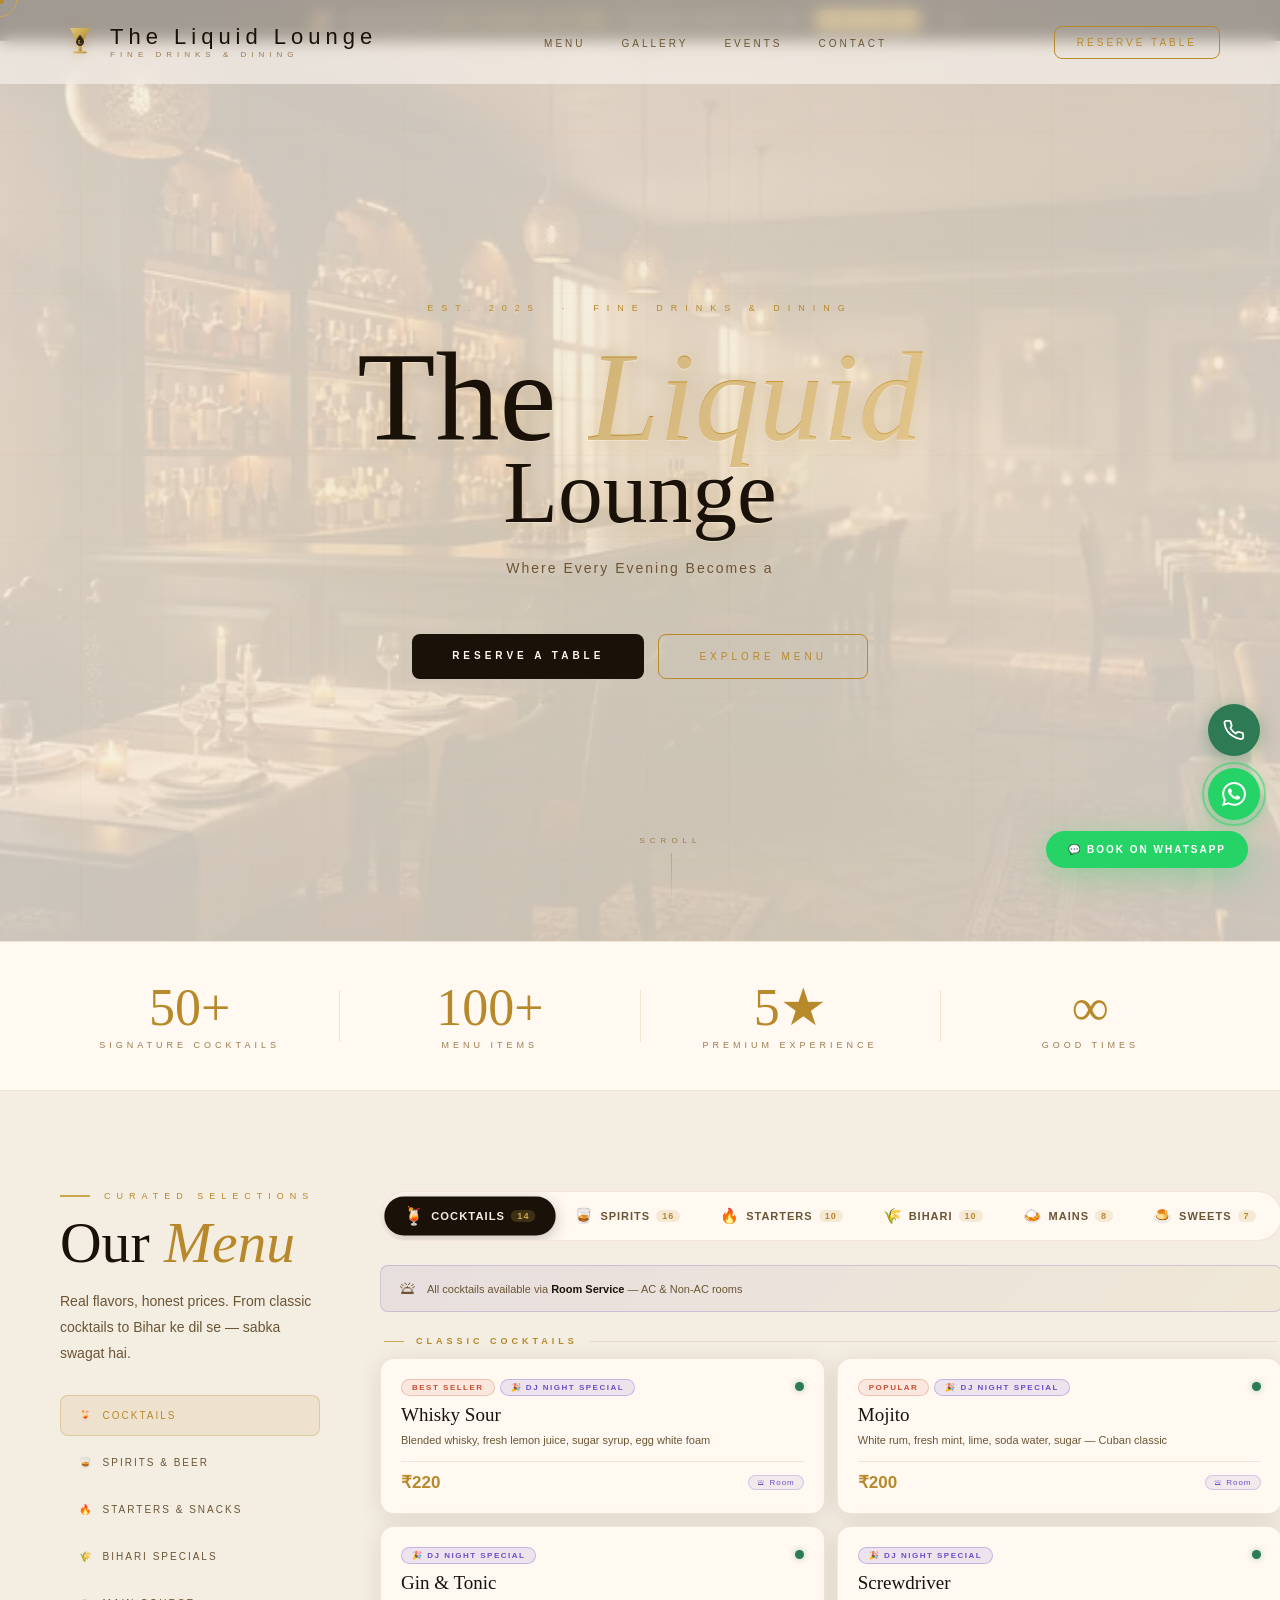
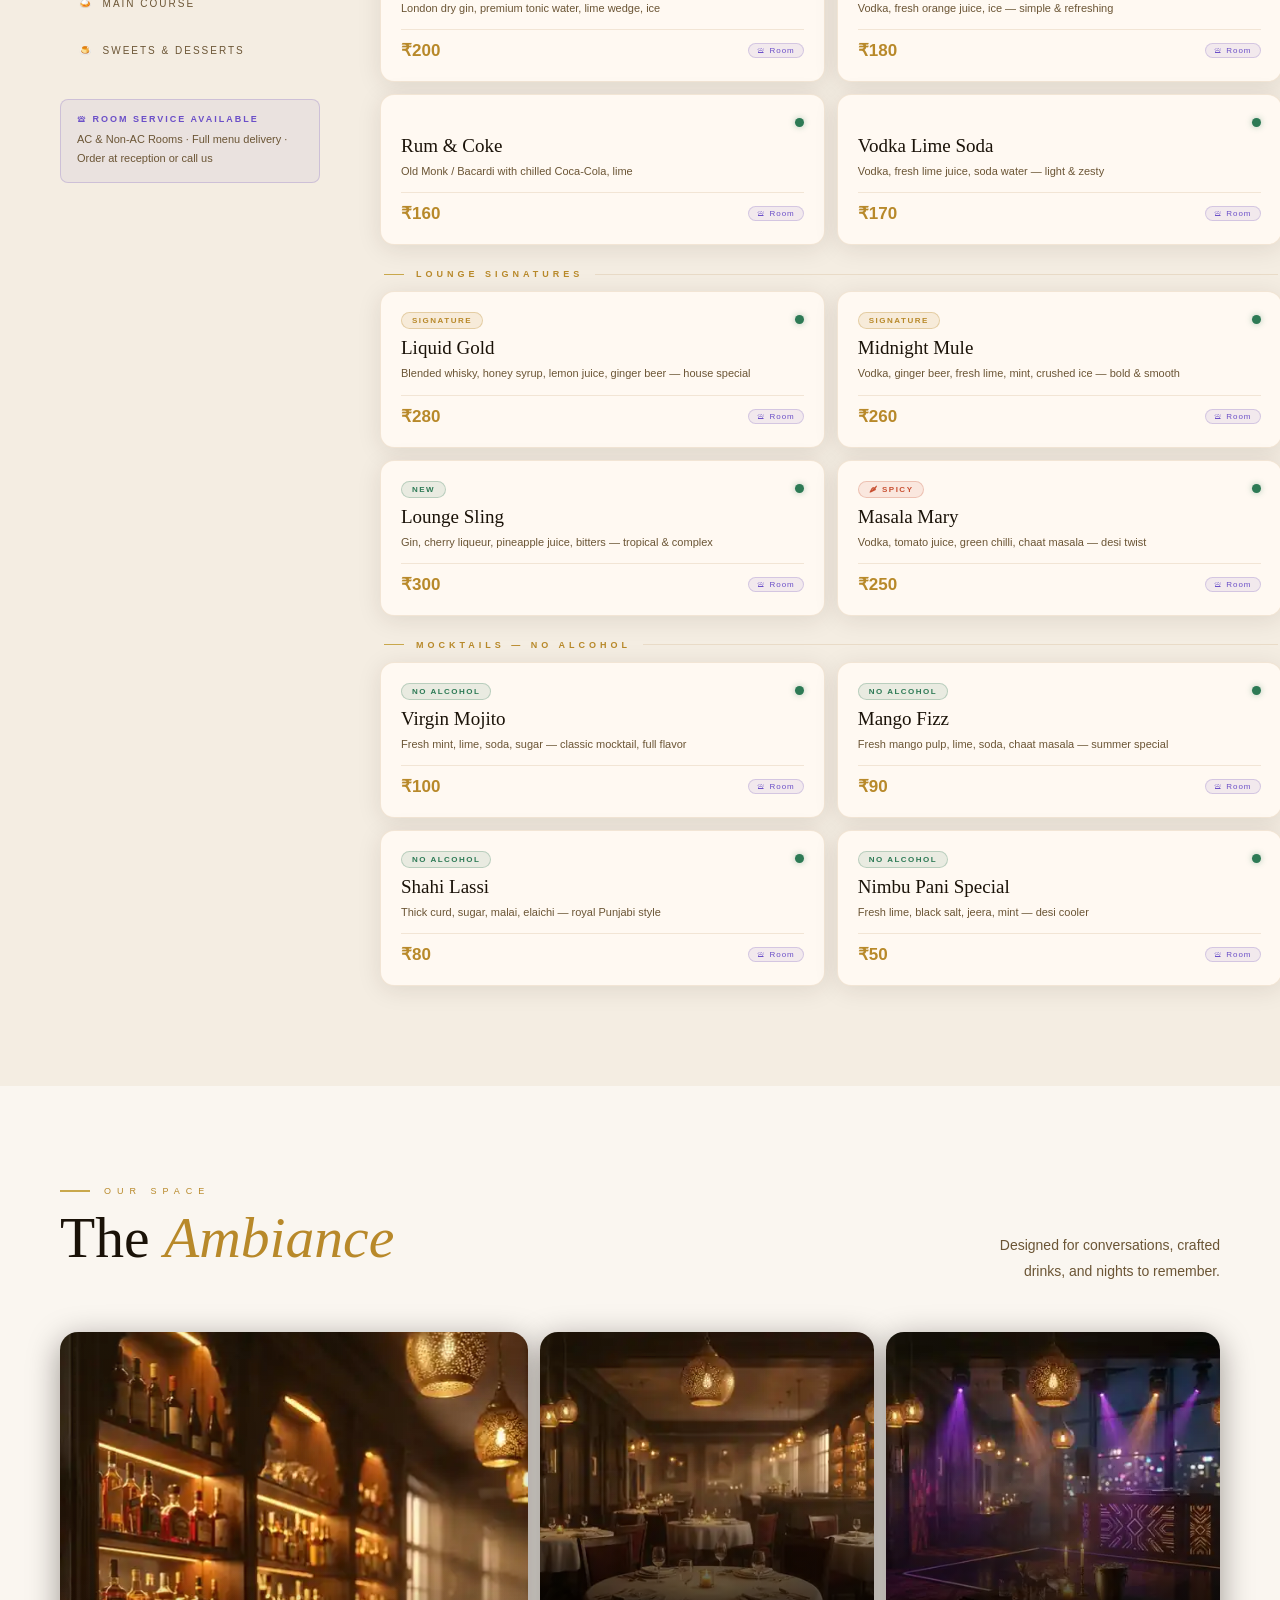
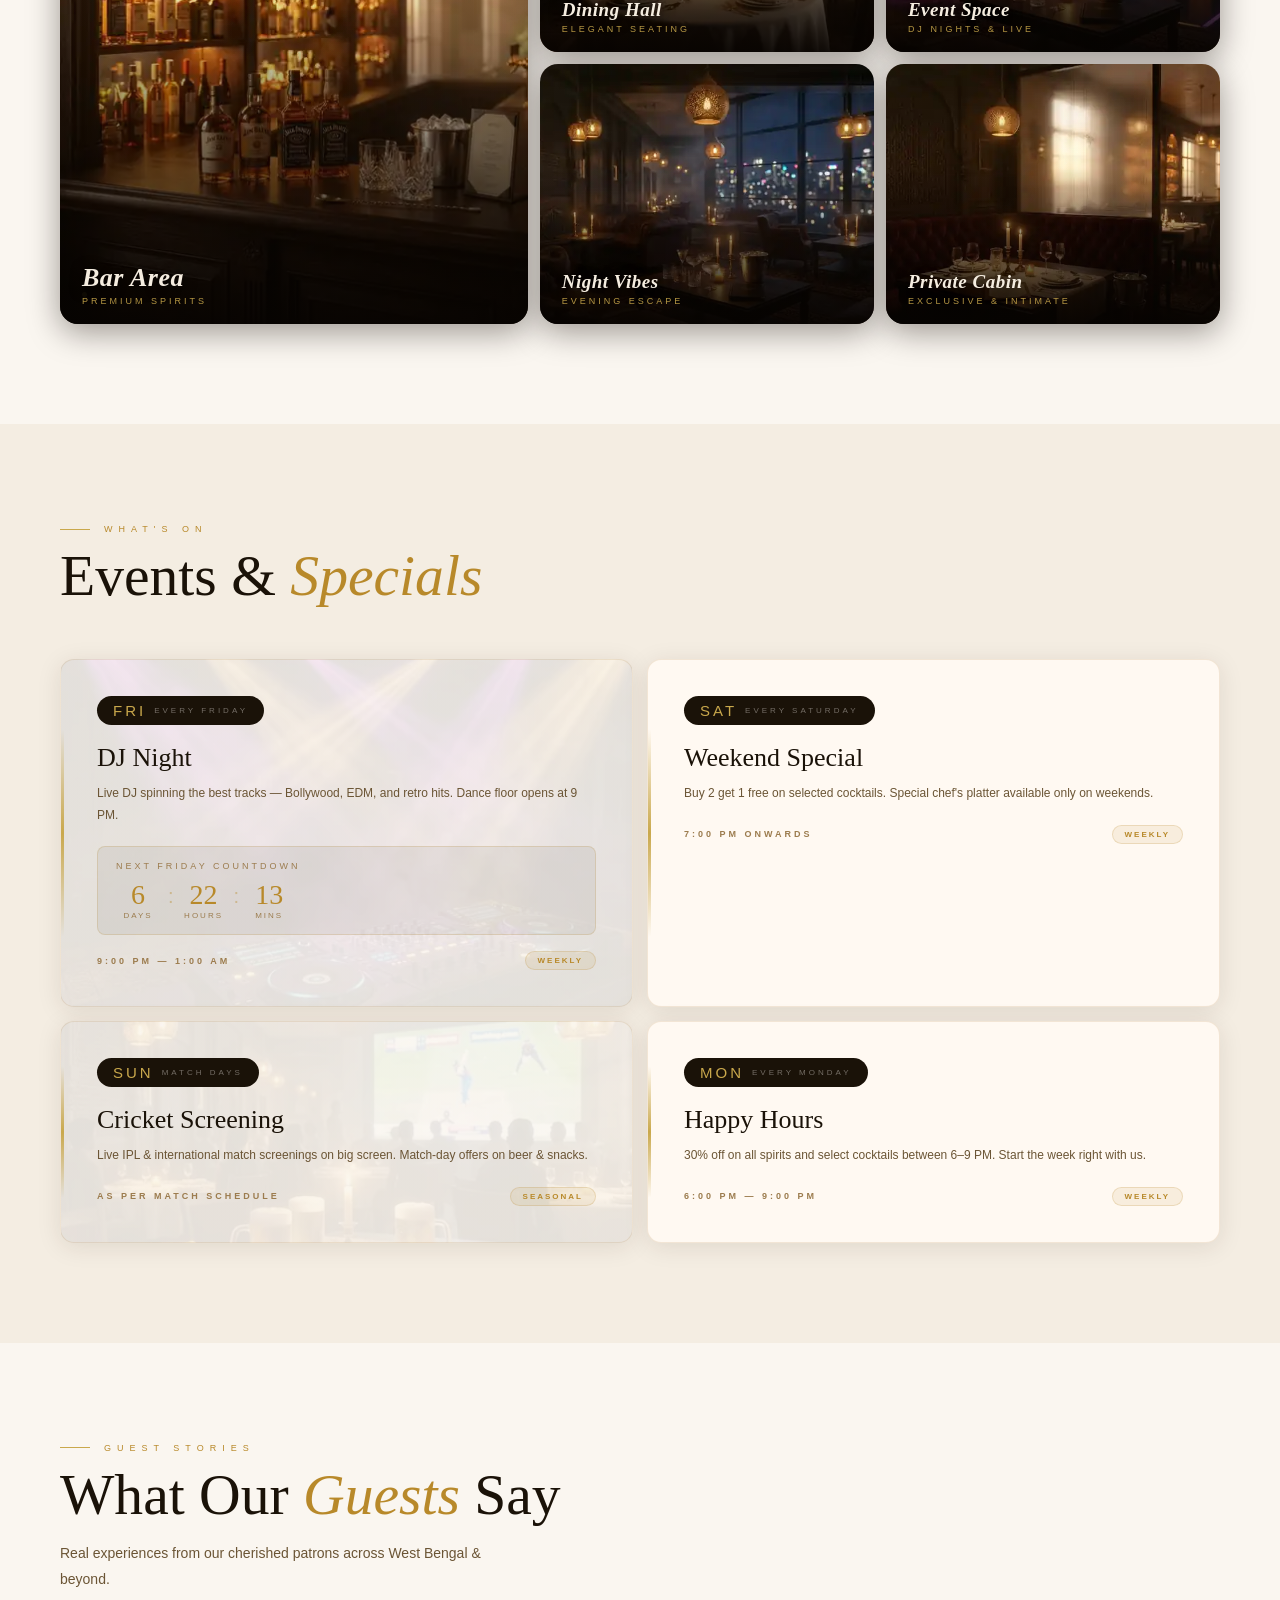
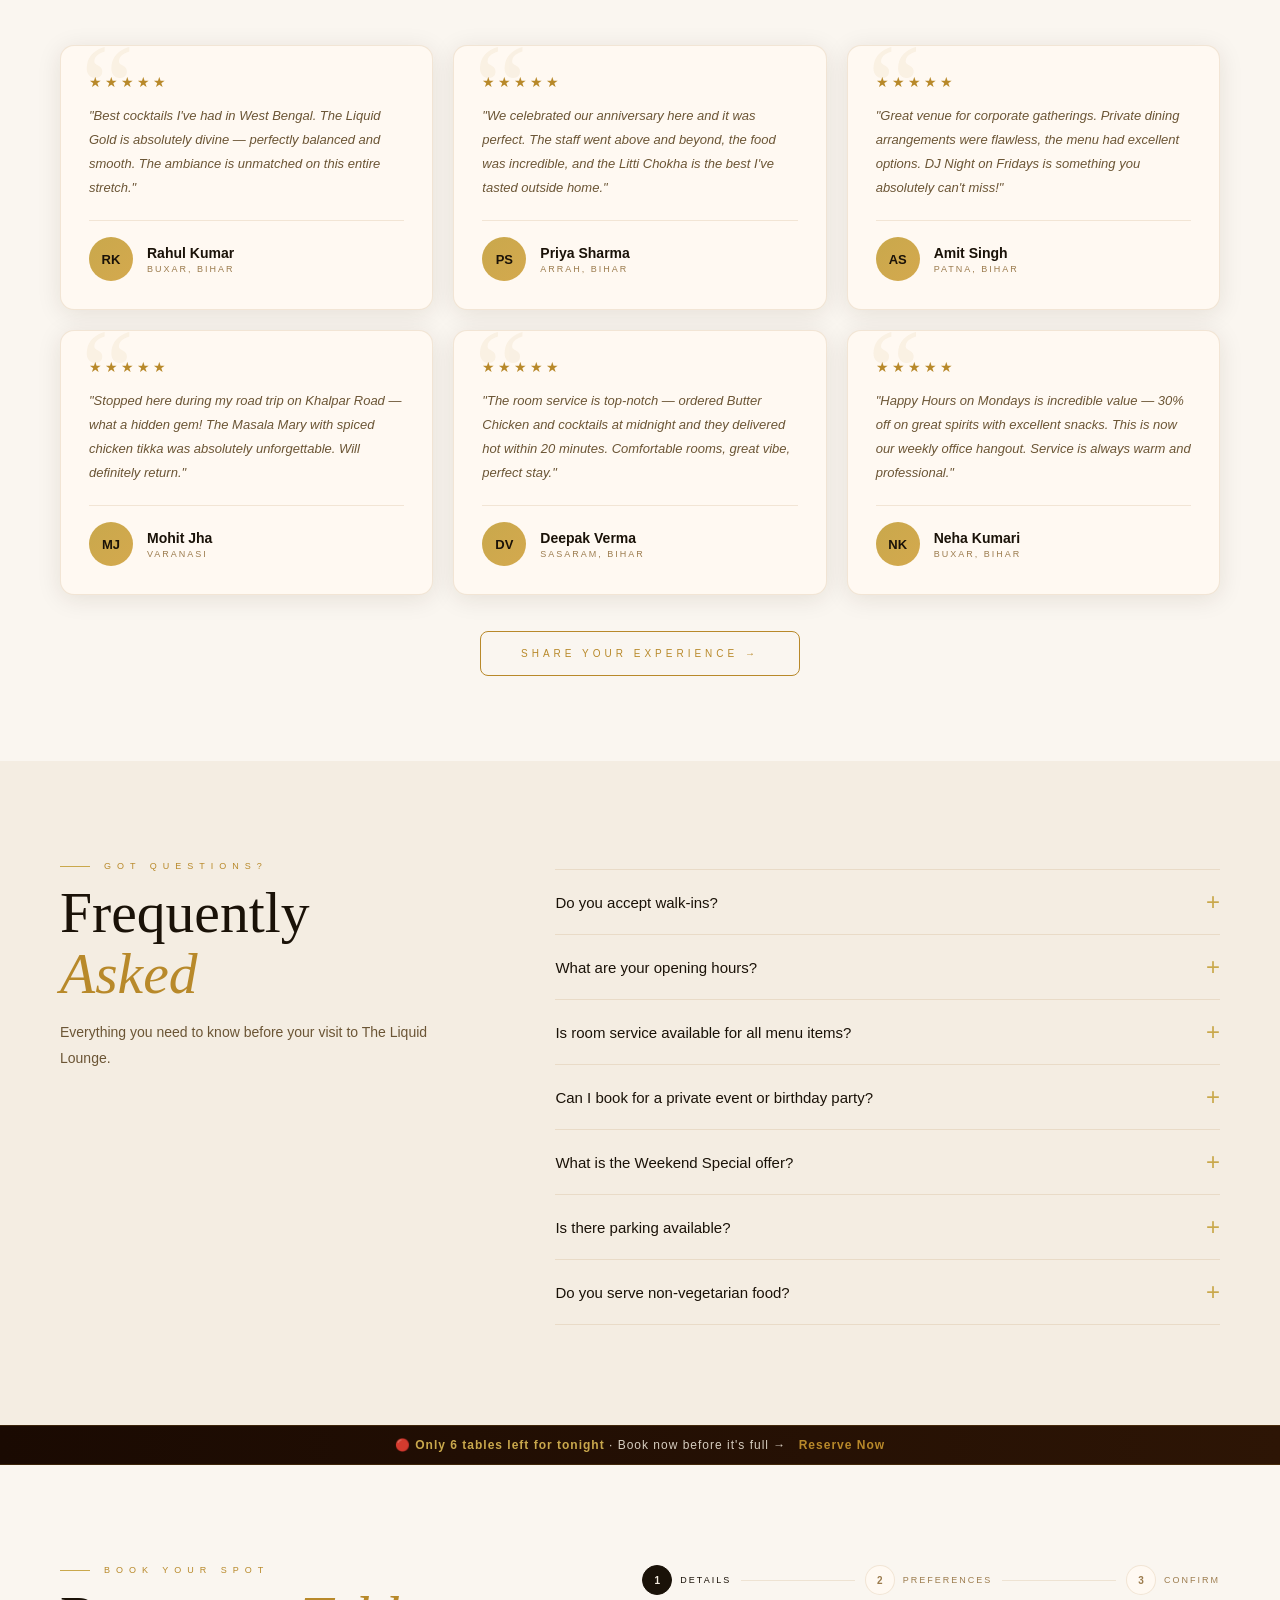
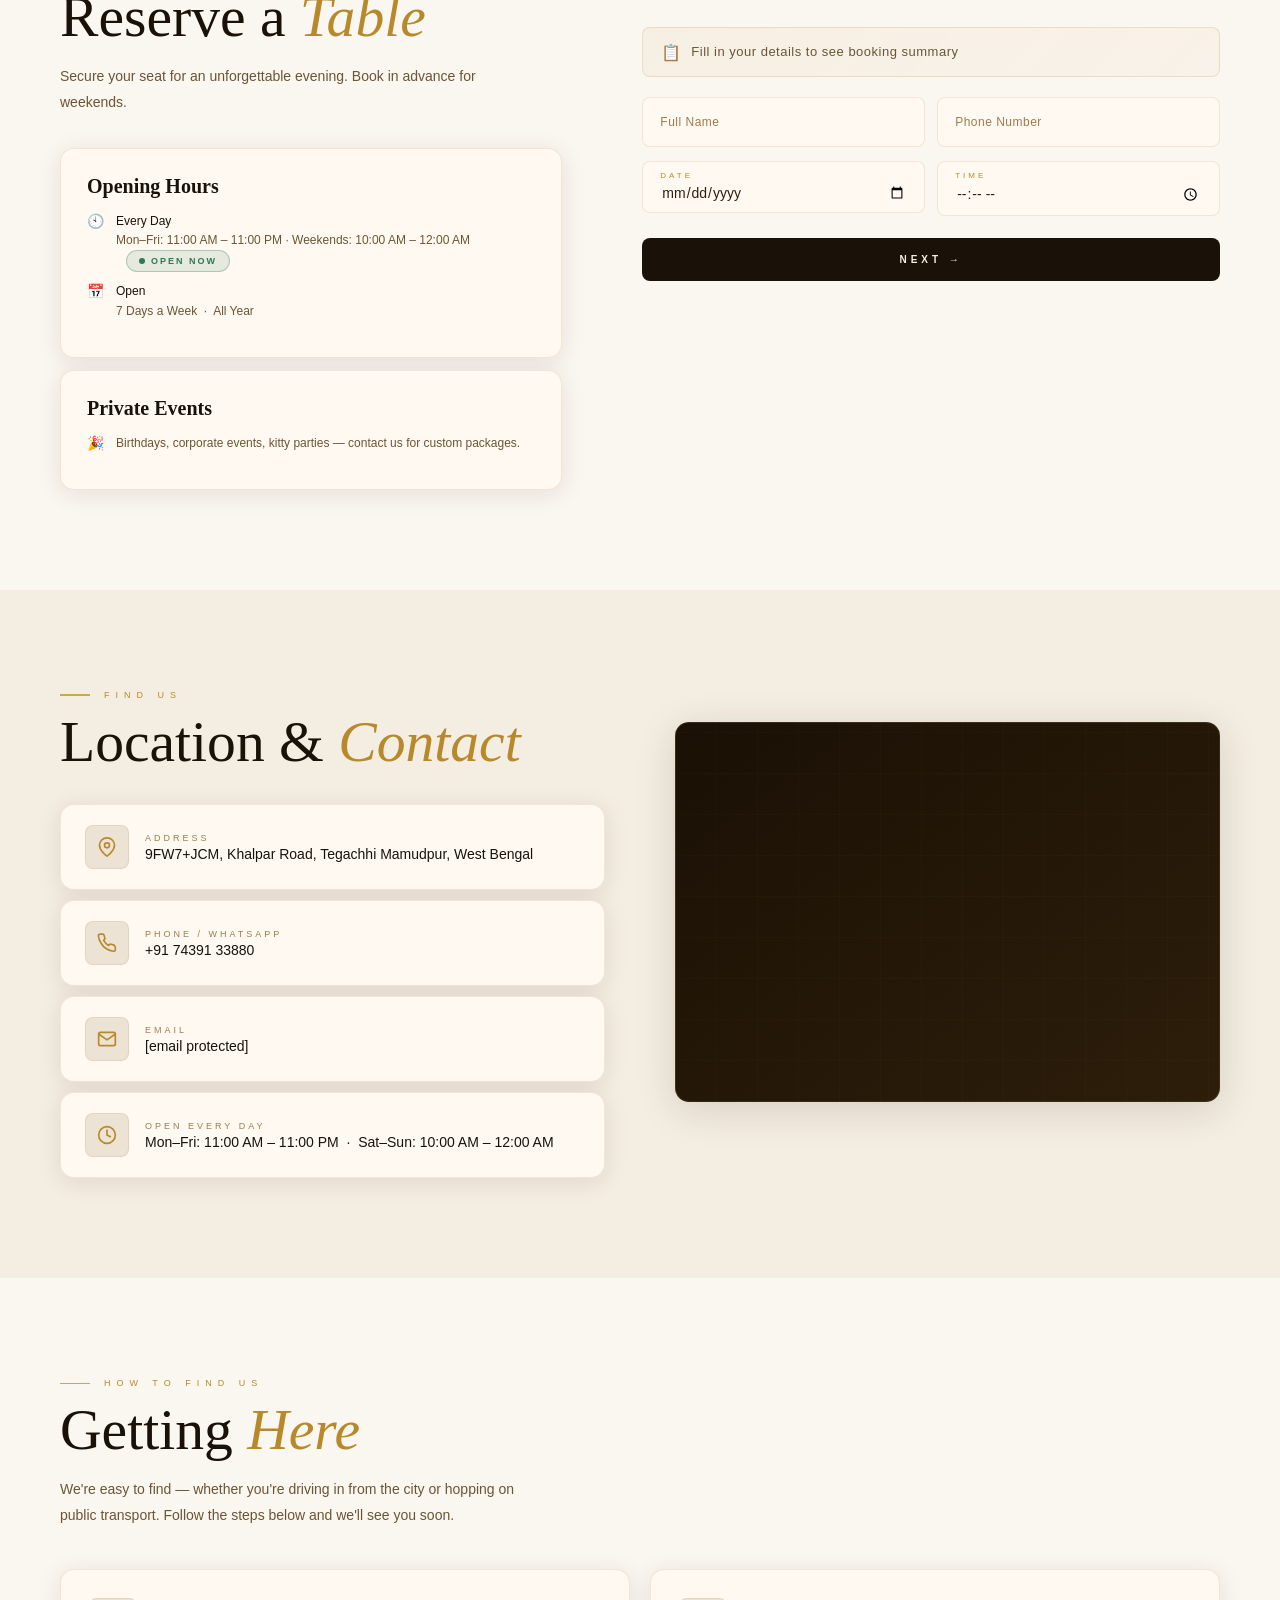
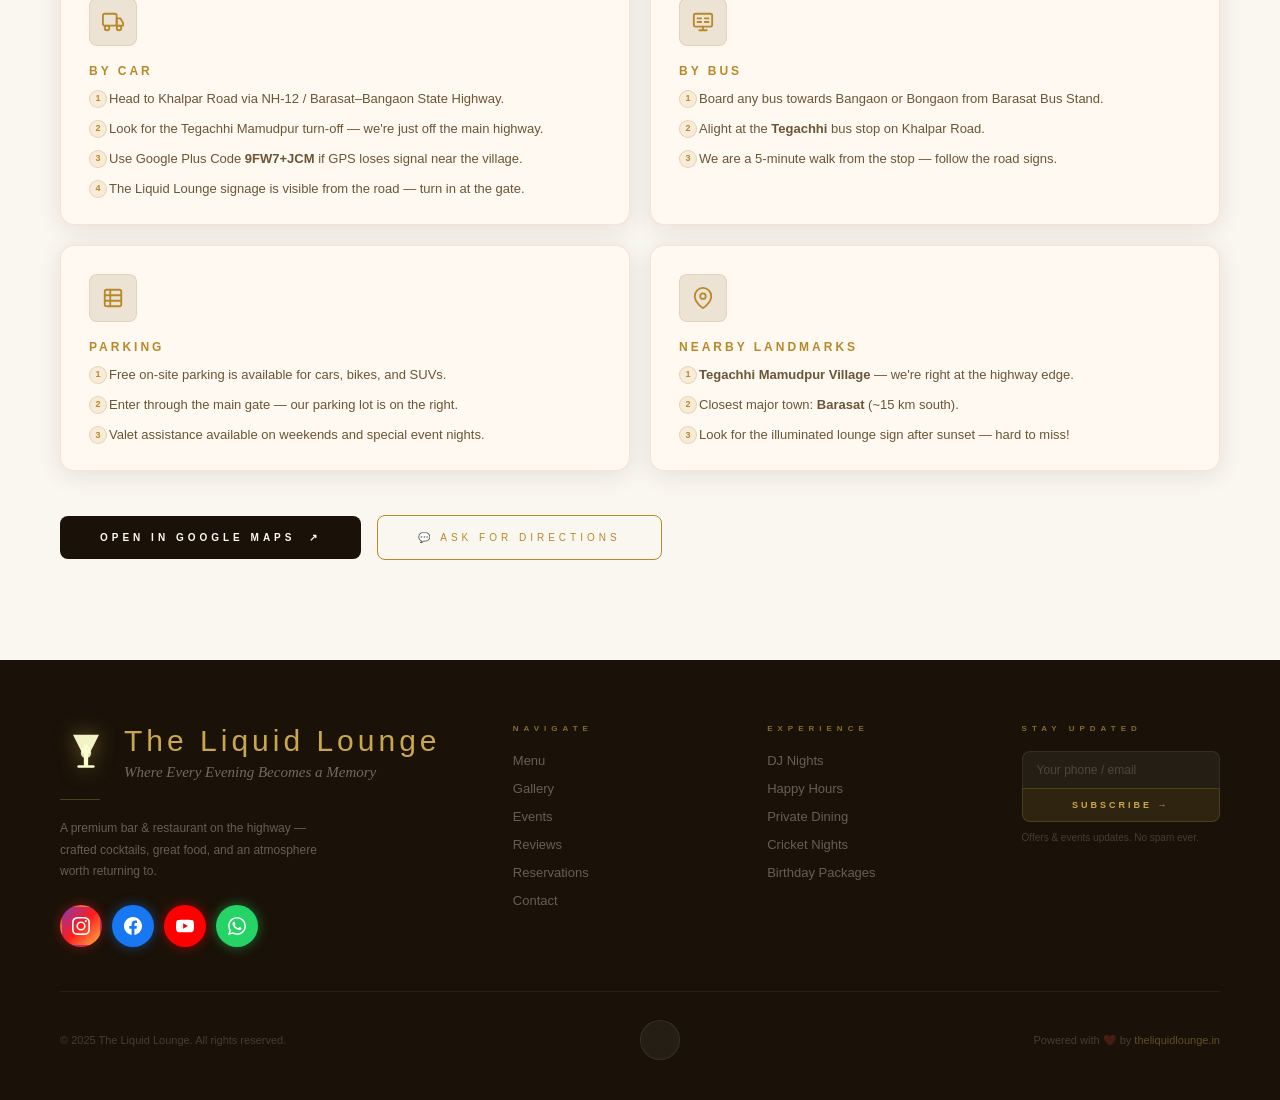
<file: index.html>
<!DOCTYPE html>
<html lang="en">
<head>
<meta charset="UTF-8"/>
<!-- ─── Security Headers ─────────────────────────────────────────────── -->
<meta http-equiv="X-Content-Type-Options" content="nosniff"/>
<meta http-equiv="X-XSS-Protection" content="1; mode=block"/>
<meta http-equiv="Referrer-Policy" content="strict-origin-when-cross-origin"/>
<meta http-equiv="Permissions-Policy" content="camera=(), microphone=(), geolocation=(self)"/>
<meta http-equiv="Content-Security-Policy" content="default-src 'self'; script-src 'self' 'unsafe-inline' https://www.googletagmanager.com https://connect.facebook.net https://cdn-cgi.cloudflare.com; style-src 'self' 'unsafe-inline' https://fonts.googleapis.com; font-src 'self' https://fonts.gstatic.com; img-src 'self' data: https: blob:; connect-src 'self' https://www.google-analytics.com https://analytics.google.com https://stats.g.doubleclick.net https://connect.facebook.net; frame-src https://www.google.com https://maps.google.com https://maps.googleapis.com https://maps.gstatic.com; media-src 'self'; object-src 'none'; base-uri 'self'; form-action 'self' https://wa.me;"/>
<!-- ─── Performance Hints ─────────────────────────────────────────────── -->
<link rel="preconnect" href="https://fonts.googleapis.com"/>
<link rel="preconnect" href="https://fonts.gstatic.com" crossorigin/>
<link rel="preconnect" href="https://connect.facebook.net"/>
<link rel="preconnect" href="https://www.googletagmanager.com"/>
<link rel="dns-prefetch" href="https://fonts.googleapis.com"/>
<link rel="dns-prefetch" href="https://connect.facebook.net"/>
<link rel="dns-prefetch" href="https://www.googletagmanager.com"/>
<!-- ─── Viewport & Basics ─────────────────────────────────────────────── -->
<meta name="viewport" content="width=device-width, initial-scale=1.0"/>
<meta http-equiv="x-dns-prefetch-control" content="on"/>
<meta name="description" content="The Liquid Lounge — Premium bar &amp; dining on the highway. Crafted cocktails, great food, DJ nights. Reserve your table today."/>
<meta name="keywords" content="bar West Bengal, restaurant West Bengal, cocktails, DJ nights, fine dining, The Liquid Lounge, lounge bar, premium bar West Bengal"/>
<meta name="robots" content="index, follow"/>
<meta name="author" content="The Liquid Lounge"/>
<link rel="canonical" href="https://theliquidlounge.in"/>
<!-- ─── Favicon & App Icons ───────────────────────────────────────────── -->
<link rel="icon" type="image/svg+xml" href="data:image/svg+xml,%3Csvg xmlns='http://www.w3.org/2000/svg' width='32' height='32' viewBox='0 0 32 32'%3E%3Ccircle cx='16' cy='16' r='14' fill='%23b8892a'/%3E%3C/svg%3E"/>
<link rel="apple-touch-icon" href="/assets/images/logo.svg"/>
<!-- ─── Open Graph ────────────────────────────────────────────────────── -->
<meta property="og:title" content="The Liquid Lounge — Fine Drinks &amp; Dining"/>
<meta property="og:description" content="Premium bar &amp; restaurant in West Bengal. Crafted cocktails, great food, DJ nights. Reserve your table today!"/>
<meta property="og:image" content="https://theliquidlounge.in/preview.jpg"/>
<meta property="og:image:width" content="1200"/>
<meta property="og:image:height" content="630"/>
<meta property="og:url" content="https://theliquidlounge.in"/>
<meta property="og:type" content="restaurant"/>
<meta property="og:site_name" content="The Liquid Lounge"/>
<meta property="og:locale" content="en_IN"/>
<!-- ─── Twitter Card ─────────────────────────────────────────────────── -->
<meta name="twitter:card" content="summary_large_image"/>
<meta name="twitter:title" content="The Liquid Lounge — Fine Drinks &amp; Dining"/>
<meta name="twitter:description" content="Premium bar &amp; restaurant in West Bengal. Crafted cocktails, great food, DJ nights."/>
<meta name="twitter:image" content="https://theliquidlounge.in/preview.jpg"/>
<meta name="twitter:site" content="@theliquidlounge"/>
<!-- ─── PWA ───────────────────────────────────────────────────────────── -->
<link rel="manifest" href="/manifest.json"/>
<meta name="theme-color" content="#b8892a"/>
<meta name="mobile-web-app-capable" content="yes"/>
<meta name="apple-mobile-web-app-capable" content="yes"/>
<meta name="apple-mobile-web-app-status-bar-style" content="black-translucent"/>
<meta name="apple-mobile-web-app-title" content="Liquid Lounge"/>
<meta name="application-name" content="Liquid Lounge"/>
<!-- ─── Schema.org Structured Data ──────────────────────────────────── -->
<script type="application/ld+json">
{
  "@context": "https://schema.org",
  "@type": ["Restaurant","BarOrPub"],
  "name": "The Liquid Lounge",
  "alternateName": "Liquid Lounge West Bengal",
  "description": "Premium bar and dining on the highway. Crafted cocktails, great food, DJ nights.",
  "url": "https://theliquidlounge.in",
  "telephone": "+917439133880",
  "email": "hello@theliquidlounge.in",
  "image": "https://theliquidlounge.in/preview.jpg",
  "logo": "https://theliquidlounge.in/favicon.png",
  "priceRange": "\u20b9\u20b9",
  "servesCuisine": ["Indian","Continental","Bihari","Cocktails","Mocktails"],
  "hasMenu": "https://theliquidlounge.in/#menu",
  "acceptsReservations": true,
  "address": {
    "@type": "PostalAddress",
    "streetAddress": "9FW7+JCM, Khalpar Road",
    "addressLocality": "Tegachhi Mamudpur",
    "addressRegion": "West Bengal",
    "addressCountry": "IN"
  },
  "openingHoursSpecification": [
    {
      "@type": "OpeningHoursSpecification",
      "dayOfWeek": ["Monday","Tuesday","Wednesday","Thursday","Friday"],
      "opens": "11:00",
      "closes": "23:00"
    },
    {
      "@type": "OpeningHoursSpecification",
      "dayOfWeek": ["Saturday","Sunday"],
      "opens": "10:00",
      "closes": "00:00"
    }
  ],
  "sameAs": [
    "https://www.instagram.com/theliquidlounge",
    "https://www.facebook.com/theliquidlounge"
  ],
  "potentialAction": {
    "@type": "ReserveAction",
    "target": {
      "@type": "EntryPoint",
      "urlTemplate": "https://theliquidlounge.in/#reservation",
      "inLanguage": "en",
      "actionPlatform": [
        "http://schema.org/DesktopWebPlatform",
        "http://schema.org/MobileWebPlatform"
      ]
    },
    "result": {
      "@type": "Reservation",
      "name": "Table Reservation"
    }
  }
}
</script>
<title>The Liquid Lounge — Fine Drinks &amp; Dining | Bar &amp; Restaurant West Bengal</title>
<!-- ─── Fonts ──────────────────────────────────────────────────────────── -->
<link rel="preload" as="style" href="https://fonts.googleapis.com/css2?family=Cormorant+Garamond:ital,wght@0,300;0,400;0,600;1,300;1,400;1,600&family=Bebas+Neue&family=DM+Sans:wght@300;400;500;600&display=swap" onload="this.onload=null;this.rel='stylesheet'"/>
<noscript><link rel="stylesheet" href="https://fonts.googleapis.com/css2?family=Cormorant+Garamond:ital,wght@0,300;0,400;0,600;1,300;1,400;1,600&family=Bebas+Neue&family=DM+Sans:wght@300;400;500;600&display=swap"/></noscript>
<!-- ─── Styles ─────────────────────────────────────────────────────────── -->
<link rel="preload" as="image" href="/assets/images/hero-bg.webp" fetchpriority="high"/>
<link rel="stylesheet" href="/assets/css/main.css"/>
</head>
<body>

<!-- ANNOUNCEMENT BAR -->
<div id="ann-bar">
  <div class="ann-inner">
    <span class="ann-icon">🎉</span>
    <span class="ann-txt">Weekend Special: <strong>Buy 2 Cocktails, Get 1 FREE</strong> — Saturdays &amp; Sundays from 7 PM</span>
    <a href="#reservation" class="ann-btn">Book Now</a>
    <button class="ann-cls" id="ann-cls" aria-label="Close announcement">&#x2715;</button>
  </div>
</div>

<div id="pb"></div>

<!-- LOADER -->
<div id="loader">
  <img src="/assets/images/logo.svg" alt="TLL" style="height:72px;width:auto;animation:lp 1.4s ease-in-out infinite;filter:drop-shadow(0 0 16px rgba(201,168,76,0.45));" fetchpriority="high"/>
  <div class="ld-bar"></div>
  <div class="ld-sub">Fine Drinks &amp; Dining</div>
</div>

<!-- CURSOR -->
<div class="cur" id="cur"></div>
<div class="curR" id="curR"></div>

<!-- MOBILE MENU -->
<div class="mob-menu" id="mm" aria-hidden="true" role="dialog" aria-modal="true" aria-label="Navigation menu">
  <a href="#menu" onclick="cm()">Menu</a>
  <a href="#gallery" onclick="cm()">Gallery</a>
  <a href="#events" onclick="cm()">Events</a>
  <a href="#reservation" onclick="cm()">Reservations</a>
  <a href="#contact" onclick="cm()">Contact</a>
  <a href="#reservation" class="mob-cta" onclick="cm()">Book a Table</a>
</div>

<!-- NAV -->
<nav id="nav">
  <a href="#hero" class="nl" style="display:flex;align-items:center;gap:10px;text-decoration:none;">
    <img src="/assets/images/logo.svg" alt="The Liquid Lounge" width="40" height="40" decoding="async" style="height:40px;filter:drop-shadow(0 2px 6px rgba(184,137,42,0.4));"/>
    <div>
      <div class="nl-m">The Liquid Lounge</div>
      <span class="nl-s">Fine Drinks &amp; Dining</span>
    </div>
  </a>
  <ul class="nav-links">
    <li><a href="#menu" data-s="menu">Menu</a></li>
    <li><a href="#gallery" data-s="gallery">Gallery</a></li>
    <li><a href="#events" data-s="events">Events</a></li>
    <li><a href="#contact" data-s="contact">Contact</a></li>
  </ul>
  <div class="nav-r">
    <a href="#reservation" class="nav-cta">Reserve Table</a>
    <button class="hbg" id="hbg" onclick="tm()" aria-label="Open menu" aria-expanded="false"><span></span><span></span><span></span></button>
  </div>
</nav>

<!-- HERO (dark bg kept for drama) -->
<section id="hero"><div class="hero-real-bg"></div>
  <div class="hero-noise"></div>
  <div class="hero-glow"></div>
  <div class="hero-grid"></div>
  <div class="particles" id="pts"></div>
  <div class="hero-c">
    <p class="hero-eye">Est. 2025 &nbsp;·&nbsp; Fine Drinks & Dining</p>
    <h1 class="hero-title">The <em>Liquid</em><span class="l2">Lounge</span></h1>
    <p class="hero-tw" id="tw"></p>
    <div class="hero-btns">
      <a href="#reservation" class="bp">Reserve a Table</a>
      <a href="#menu" class="bs">Explore Menu</a>
    </div>
  </div>
  <div class="hero-sc"><span>Scroll</span><div class="sc-line"></div></div>
</section>

<!-- STATS -->
<div class="stats">
  <div class="s-item rv"><div class="s-num">50+</div><div class="s-lbl">Signature Cocktails</div></div>
  <div class="s-div"></div>
  <div class="s-item rv"><div class="s-num">100+</div><div class="s-lbl">Menu Items</div></div>
  <div class="s-div"></div>
  <div class="s-item rv"><div class="s-num">5★</div><div class="s-lbl">Premium Experience</div></div>
  <div class="s-div"></div>
  <div class="s-item rv"><div class="s-num">∞</div><div class="s-lbl">Good Times</div></div>
</div>

<!-- MENU -->
<section id="menu">
  <div class="menu-wrap">
    <div class="rl">
      <div class="sl">Curated Selections</div>
      <h2 class="st">Our <em>Menu</em></h2>
      <p class="sd">Real flavors, honest prices. From classic cocktails to Bihar ke dil se — sabka swagat hai.</p>
      <div class="d-tabs" id="dT">
        <button class="d-tab act" onclick="sw('cocktails',this,'dT')">🍹 &nbsp;Cocktails</button>
        <button class="d-tab" onclick="sw('spirits',this,'dT')">🥃 &nbsp;Spirits & Beer</button>
        <button class="d-tab" onclick="sw('starters',this,'dT')">🔥 &nbsp;Starters & Snacks</button>
        <button class="d-tab" onclick="sw('bihari',this,'dT')">🌾 &nbsp;Bihari Specials</button>
        <button class="d-tab" onclick="sw('mains',this,'dT')">🍛 &nbsp;Main Course</button>
        <button class="d-tab" onclick="sw('sweets',this,'dT')">🍮 &nbsp;Sweets & Desserts</button>
      </div>
      <div style="margin-top:28px;padding:14px 16px;border-radius:var(--rs);background:rgba(90,60,180,.06);border:1px solid rgba(90,60,180,.2);">
        <div style="font-size:9px;letter-spacing:2px;text-transform:uppercase;color:#6b4fc8;font-weight:700;margin-bottom:6px;">🛎 Room Service Available</div>
        <div style="font-size:11px;color:var(--text2);line-height:1.7;">AC & Non-AC Rooms · Full menu delivery · Order at reception or call us</div>
      </div>
    </div>
    <div class="rr">
      <!-- SWIGGY STYLE TABS -->
      <div class="swg-tabs" id="mT">
        <button class="swg-tab act" onclick="sw('cocktails',this,'mT')"><span class="ti">🍹</span>Cocktails<span class="t-cnt">14</span></button>
        <button class="swg-tab" onclick="sw('spirits',this,'mT')"><span class="ti">🥃</span>Spirits<span class="t-cnt">16</span></button>
        <button class="swg-tab" onclick="sw('starters',this,'mT')"><span class="ti">🔥</span>Starters<span class="t-cnt">10</span></button>
        <button class="swg-tab" onclick="sw('bihari',this,'mT')"><span class="ti">🌾</span>Bihari<span class="t-cnt">10</span></button>
        <button class="swg-tab" onclick="sw('mains',this,'mT')"><span class="ti">🍛</span>Mains<span class="t-cnt">8</span></button>
        <button class="swg-tab" onclick="sw('sweets',this,'mT')"><span class="ti">🍮</span>Sweets<span class="t-cnt">7</span></button>
      </div>

      <!-- ═══ COCKTAILS ═══ -->
      <div class="m-panel act" id="panel-cocktails">
        <div class="rs-strip"><span class="rs-icon">🛎</span><span>All cocktails available via <strong>Room Service</strong> — AC &amp; Non-AC rooms</span></div>

        <div class="m-subcat">Classic Cocktails</div>
        <div class="m-grid">
          <div class="m-card"><div class="ct"><div class="bgs"><span class="bdg b-h">Best Seller</span></div><div class="dd veg"></div></div><div class="cn">Whisky Sour</div><div class="cd">Blended whisky, fresh lemon juice, sugar syrup, egg white foam</div><div class="cf"><div class="cp">₹220</div><span class="c-rs">🛎 Room</span></div></div>
          <div class="m-card"><div class="ct"><div class="bgs"><span class="bdg b-h">Popular</span></div><div class="dd veg"></div></div><div class="cn">Mojito</div><div class="cd">White rum, fresh mint, lime, soda water, sugar — Cuban classic</div><div class="cf"><div class="cp">₹200</div><span class="c-rs">🛎 Room</span></div></div>
          <div class="m-card"><div class="ct"><div class="bgs"></div><div class="dd veg"></div></div><div class="cn">Gin & Tonic</div><div class="cd">London dry gin, premium tonic water, lime wedge, ice</div><div class="cf"><div class="cp">₹200</div><span class="c-rs">🛎 Room</span></div></div>
          <div class="m-card"><div class="ct"><div class="bgs"></div><div class="dd veg"></div></div><div class="cn">Screwdriver</div><div class="cd">Vodka, fresh orange juice, ice — simple & refreshing</div><div class="cf"><div class="cp">₹180</div><span class="c-rs">🛎 Room</span></div></div>
          <div class="m-card"><div class="ct"><div class="bgs"></div><div class="dd veg"></div></div><div class="cn">Rum & Coke</div><div class="cd">Old Monk / Bacardi with chilled Coca-Cola, lime</div><div class="cf"><div class="cp">₹160</div><span class="c-rs">🛎 Room</span></div></div>
          <div class="m-card"><div class="ct"><div class="bgs"></div><div class="dd veg"></div></div><div class="cn">Vodka Lime Soda</div><div class="cd">Vodka, fresh lime juice, soda water — light & zesty</div><div class="cf"><div class="cp">₹170</div><span class="c-rs">🛎 Room</span></div></div>
        </div>

        <div class="m-subcat">Lounge Signatures</div>
        <div class="m-grid">
          <div class="m-card"><div class="ct"><div class="bgs"><span class="bdg b-s">Signature</span></div><div class="dd veg"></div></div><div class="cn">Liquid Gold</div><div class="cd">Blended whisky, honey syrup, lemon juice, ginger beer — house special</div><div class="cf"><div class="cp">₹280</div><span class="c-rs">🛎 Room</span></div></div>
          <div class="m-card"><div class="ct"><div class="bgs"><span class="bdg b-s">Signature</span></div><div class="dd veg"></div></div><div class="cn">Midnight Mule</div><div class="cd">Vodka, ginger beer, fresh lime, mint, crushed ice — bold & smooth</div><div class="cf"><div class="cp">₹260</div><span class="c-rs">🛎 Room</span></div></div>
          <div class="m-card"><div class="ct"><div class="bgs"><span class="bdg b-n">New</span></div><div class="dd veg"></div></div><div class="cn">Lounge Sling</div><div class="cd">Gin, cherry liqueur, pineapple juice, bitters — tropical & complex</div><div class="cf"><div class="cp">₹300</div><span class="c-rs">🛎 Room</span></div></div>
          <div class="m-card"><div class="ct"><div class="bgs"><span class="bdg b-h">🌶 Spicy</span></div><div class="dd veg"></div></div><div class="cn">Masala Mary</div><div class="cd">Vodka, tomato juice, green chilli, chaat masala — desi twist</div><div class="cf"><div class="cp">₹250</div><span class="c-rs">🛎 Room</span></div></div>
        </div>

        <div class="m-subcat">Mocktails — No Alcohol</div>
        <div class="m-grid">
          <div class="m-card"><div class="ct"><div class="bgs"><span class="bdg b-n">No Alcohol</span></div><div class="dd veg"></div></div><div class="cn">Virgin Mojito</div><div class="cd">Fresh mint, lime, soda, sugar — classic mocktail, full flavor</div><div class="cf"><div class="cp">₹100</div><span class="c-rs">🛎 Room</span></div></div>
          <div class="m-card"><div class="ct"><div class="bgs"><span class="bdg b-n">No Alcohol</span></div><div class="dd veg"></div></div><div class="cn">Mango Fizz</div><div class="cd">Fresh mango pulp, lime, soda, chaat masala — summer special</div><div class="cf"><div class="cp">₹90</div><span class="c-rs">🛎 Room</span></div></div>
          <div class="m-card"><div class="ct"><div class="bgs"><span class="bdg b-n">No Alcohol</span></div><div class="dd veg"></div></div><div class="cn">Shahi Lassi</div><div class="cd">Thick curd, sugar, malai, elaichi — royal Punjabi style</div><div class="cf"><div class="cp">₹80</div><span class="c-rs">🛎 Room</span></div></div>
          <div class="m-card"><div class="ct"><div class="bgs"><span class="bdg b-n">No Alcohol</span></div><div class="dd veg"></div></div><div class="cn">Nimbu Pani Special</div><div class="cd">Fresh lime, black salt, jeera, mint — desi cooler</div><div class="cf"><div class="cp">₹50</div><span class="c-rs">🛎 Room</span></div></div>
        </div>
      </div>

      <!-- ═══ SPIRITS & BEER ═══ -->
      <div class="m-panel" id="panel-spirits">
        <div class="rs-strip"><span class="rs-icon">🛎</span><span>Spirits &amp; beer available via <strong>Room Service</strong> · Served with standard mixer</span></div>

        <div class="m-subcat">Whisky — 60ml Peg</div>
        <div class="m-grid">
          <div class="m-card"><div class="ct"><div class="bgs"><span class="bdg b-h">Popular</span></div><div class="dd veg"></div></div><div class="cn">Royal Stag</div><div class="cd">60ml peg · Smooth grain blend · Choice of mixer: soda / cola / water</div><div class="cf"><div class="cp">₹150</div><span class="c-rs">🛎 Room</span></div></div>
          <div class="m-card"><div class="ct"><div class="bgs"><span class="bdg b-h">Popular</span></div><div class="dd veg"></div></div><div class="cn">Blenders Pride</div><div class="cd">60ml peg · Prestige blend · Smooth Scottish malt &amp; Indian grain</div><div class="cf"><div class="cp">₹200</div><span class="c-rs">🛎 Room</span></div></div>
          <div class="m-card"><div class="ct"><div class="bgs"></div><div class="dd veg"></div></div><div class="cn">Officer's Choice</div><div class="cd">60ml peg · Mild &amp; smooth · India's classic everyday whisky</div><div class="cf"><div class="cp">₹130</div><span class="c-rs">🛎 Room</span></div></div>
          <div class="m-card"><div class="ct"><div class="bgs"><span class="bdg b-s">Top Shelf</span></div><div class="dd veg"></div></div><div class="cn">Johnnie Walker Black</div><div class="cd">60ml peg · Aged 12 years Scotch whisky · Rich smoky character</div><div class="cf"><div class="cp">₹480</div><span class="c-rs">🛎 Room</span></div></div>
          <div class="m-card"><div class="ct"><div class="bgs"><span class="bdg b-s">Premium</span></div><div class="dd veg"></div></div><div class="cn">Black Dog Triple Gold</div><div class="cd">60ml peg · Triple wood matured Scotch · Smooth &amp; complex</div><div class="cf"><div class="cp">₹350</div><span class="c-rs">🛎 Room</span></div></div>
          <div class="m-card"><div class="ct"><div class="bgs"></div><div class="dd veg"></div></div><div class="cn">McDowell's No.1</div><div class="cd">60ml peg · India's most popular whisky · Easy &amp; light finish</div><div class="cf"><div class="cp">₹120</div><span class="c-rs">🛎 Room</span></div></div>
        </div>

        <div class="m-subcat">Rum — 60ml Peg</div>
        <div class="m-grid">
          <div class="m-card"><div class="ct"><div class="bgs"><span class="bdg b-h">Classic</span></div><div class="dd veg"></div></div><div class="cn">Old Monk Dark Rum</div><div class="cd">60ml peg · India's iconic dark rum · Best with cola &amp; lime</div><div class="cf"><div class="cp">₹130</div><span class="c-rs">🛎 Room</span></div></div>
          <div class="m-card"><div class="ct"><div class="bgs"></div><div class="dd veg"></div></div><div class="cn">Bacardi White</div><div class="cd">60ml peg · Light white rum · Perfect for mixed drinks &amp; straight</div><div class="cf"><div class="cp">₹150</div><span class="c-rs">🛎 Room</span></div></div>
          <div class="m-card"><div class="ct"><div class="bgs"></div><div class="dd veg"></div></div><div class="cn">Magic Moments Rum</div><div class="cd">60ml peg · Clean &amp; smooth · Served with choice of mixer</div><div class="cf"><div class="cp">₹110</div><span class="c-rs">🛎 Room</span></div></div>
        </div>

        <div class="m-subcat">Vodka — 60ml Peg</div>
        <div class="m-grid">
          <div class="m-card"><div class="ct"><div class="bgs"><span class="bdg b-h">Popular</span></div><div class="dd veg"></div></div><div class="cn">Magic Moments Vodka</div><div class="cd">60ml peg · Clean &amp; pure · India's favourite vodka</div><div class="cf"><div class="cp">₹130</div><span class="c-rs">🛎 Room</span></div></div>
          <div class="m-card"><div class="ct"><div class="bgs"><span class="bdg b-s">Premium</span></div><div class="dd veg"></div></div><div class="cn">Smirnoff</div><div class="cd">60ml peg · Triple distilled · International premium vodka</div><div class="cf"><div class="cp">₹180</div><span class="c-rs">🛎 Room</span></div></div>
        </div>

        <div class="m-subcat">Beer — Chilled Bottle</div>
        <div class="m-grid">
          <div class="m-card"><div class="ct"><div class="bgs"><span class="bdg b-h">Popular</span></div><div class="dd veg"></div></div><div class="cn">Kingfisher Premium</div><div class="cd">650ml bottle · India's king of beers · Served ice cold</div><div class="cf"><div class="cp">₹130</div><span class="c-rs">🛎 Room</span></div></div>
          <div class="m-card"><div class="ct"><div class="bgs"></div><div class="dd veg"></div></div><div class="cn">Kingfisher Strong</div><div class="cd">650ml bottle · 8% ABV · Strong &amp; full-bodied</div><div class="cf"><div class="cp">₹140</div><span class="c-rs">🛎 Room</span></div></div>
          <div class="m-card"><div class="ct"><div class="bgs"><span class="bdg b-n">Craft</span></div><div class="dd veg"></div></div><div class="cn">Bira 91 White</div><div class="cd">330ml · Craft wheat beer · Light, hazy, refreshing</div><div class="cf"><div class="cp">₹160</div><span class="c-rs">🛎 Room</span></div></div>
          <div class="m-card"><div class="ct"><div class="bgs"></div><div class="dd veg"></div></div><div class="cn">Tuborg Green</div><div class="cd">650ml bottle · Danish lager · Crisp &amp; smooth taste</div><div class="cf"><div class="cp">₹140</div><span class="c-rs">🛎 Room</span></div></div>
          <div class="m-card"><div class="ct"><div class="bgs"></div><div class="dd veg"></div></div><div class="cn">Haywards 5000</div><div class="cd">650ml bottle · Strong beer · Classic desi strong choice</div><div class="cf"><div class="cp">₹120</div><span class="c-rs">🛎 Room</span></div></div>
        </div>
      </div>

      <!-- ═══ STARTERS & SNACKS ═══ -->
      <div class="m-panel" id="panel-starters">
        <div class="rs-strip"><span class="rs-icon">🛎</span><span>All starters &amp; snacks delivered to your <strong>room</strong> — hot &amp; fresh</span></div>

        <div class="m-subcat">Non-Veg Starters</div>
        <div class="m-grid">
          <div class="m-card"><div class="ct"><div class="bgs"><span class="bdg b-s">Chef's Pick</span></div><div class="dd nv"></div></div><div class="cn">Chicken Tikka</div><div class="cd">Tandoor-marinated chicken thighs, mint chutney, onion rings (6 pcs)</div><div class="cf"><div class="cp">₹260</div><span class="c-rs">🛎 Room</span></div></div>
          <div class="m-card"><div class="ct"><div class="bgs"><span class="bdg b-h">🌶 Spicy</span></div><div class="dd nv"></div></div><div class="cn">Chicken Lollipop</div><div class="cd">Indo-Chinese style, deep fried, schezwan dip (6 pcs)</div><div class="cf"><div class="cp">₹240</div><span class="c-rs">🛎 Room</span></div></div>
          <div class="m-card"><div class="ct"><div class="bgs"></div><div class="dd nv"></div></div><div class="cn">Fish Fry</div><div class="cd">Crispy spiced batter, rohu fish, green chutney, lemon</div><div class="cf"><div class="cp">₹280</div><span class="c-rs">🛎 Room</span></div></div>
          <div class="m-card"><div class="ct"><div class="bgs"><span class="bdg b-h">Popular</span></div><div class="dd nv"></div></div><div class="cn">Keema Samosa</div><div class="cd">Crispy samosa filled with spiced minced meat, tamarind chutney (4 pcs)</div><div class="cf"><div class="cp">₹160</div><span class="c-rs">🛎 Room</span></div></div>
        </div>

        <div class="m-subcat">Veg Starters</div>
        <div class="m-grid">
          <div class="m-card"><div class="ct"><div class="bgs"></div><div class="dd veg"></div></div><div class="cn">Paneer Tikka</div><div class="cd">Marinated cottage cheese, capsicum, onion, tandoor charred (6 pcs)</div><div class="cf"><div class="cp">₹220</div><span class="c-rs">🛎 Room</span></div></div>
          <div class="m-card"><div class="ct"><div class="bgs"></div><div class="dd veg"></div></div><div class="cn">Veg Samosa</div><div class="cd">Crispy aloo-matar stuffed samosa, mint chutney (4 pcs)</div><div class="cf"><div class="cp">₹80</div><span class="c-rs">🛎 Room</span></div></div>
          <div class="m-card"><div class="ct"><div class="bgs"><span class="bdg b-h">🌶 Spicy</span></div><div class="dd veg"></div></div><div class="cn">Masala Peanuts</div><div class="cd">Roasted peanuts, chilli, lime, chaat masala — perfect bar snack</div><div class="cf"><div class="cp">₹60</div><span class="c-rs">🛎 Room</span></div></div>
        </div>

        <div class="m-subcat">Papad & Accompaniments</div>
        <div class="m-grid">
          <div class="m-card"><div class="ct"><div class="bgs"></div><div class="dd veg"></div></div><div class="cn">Roasted Papad</div><div class="cd">Plain / masala papad, roasted on flame — crispy &amp; light (2 pcs)</div><div class="cf"><div class="cp">₹40</div><span class="c-rs">🛎 Room</span></div></div>
          <div class="m-card"><div class="ct"><div class="bgs"></div><div class="dd veg"></div></div><div class="cn">Fried Papad</div><div class="cd">Deep fried urad papad, achaar &amp; green chutney (2 pcs)</div><div class="cf"><div class="cp">₹50</div><span class="c-rs">🛎 Room</span></div></div>
          <div class="m-card"><div class="ct"><div class="bgs"></div><div class="dd veg"></div></div><div class="cn">Boiled Chana Chaat</div><div class="cd">Kala chana, onion, tomato, green chilli, chaat masala, lime</div><div class="cf"><div class="cp">₹80</div><span class="c-rs">🛎 Room</span></div></div>
        </div>
      </div>

      <!-- ═══ BIHARI SPECIALS ═══ -->
      <div class="m-panel" id="panel-bihari">
        <div class="rs-strip"><span class="rs-icon">🌾</span><span>Bihar ke asli swad — <strong>Ghar jaisi feeling</strong>, available via room service too!</span></div>

        <div class="m-subcat">Litti Chokha — Bihar's Pride</div>
        <div class="m-grid">
          <div class="m-card"><div class="ct"><div class="bgs"><span class="bdg b-bihar">Bihar Special</span></div><div class="dd veg"></div></div><div class="cn">Litti Chokha (Pure Ghee)</div><div class="cd">Sattu-stuffed wheat balls baked on coal, served with baingan &amp; tamatar chokha, pure desi ghee — authentic style</div><div class="cf"><div class="cp">₹120</div><span class="c-rs">🛎 Room</span></div></div>
          <div class="m-card"><div class="ct"><div class="bgs"><span class="bdg b-bihar">Bihar Special</span><span class="bdg b-h">Best Seller</span></div><div class="dd nv"></div></div><div class="cn">Chicken Litti</div><div class="cd">Coal-baked litti stuffed with spiced keema chicken, chokha &amp; ghee drizzle</div><div class="cf"><div class="cp">₹160</div><span class="c-rs">🛎 Room</span></div></div>
          <div class="m-card"><div class="ct"><div class="bgs"><span class="bdg b-bihar">Bihar Special</span></div><div class="dd veg"></div></div><div class="cn">Litti Half Plate</div><div class="cd">4 littis with baingan chokha &amp; ghee — light serving for one</div><div class="cf"><div class="cp">₹80</div><span class="c-rs">🛎 Room</span></div></div>
          <div class="m-card"><div class="ct"><div class="bgs"><span class="bdg b-bihar">Bihar Special</span></div><div class="dd veg"></div></div><div class="cn">Litti Full Plate</div><div class="cd">8 littis with baingan chokha, aloo chokha &amp; extra ghee — full meal</div><div class="cf"><div class="cp">₹140</div><span class="c-rs">🛎 Room</span></div></div>
        </div>

        <div class="m-subcat">Chaat Corner</div>
        <div class="m-grid">
          <div class="m-card"><div class="ct"><div class="bgs"><span class="bdg b-bihar">Bihar Special</span></div><div class="dd veg"></div></div><div class="cn">Boiled Chana Chaat</div><div class="cd">Kala chana, onion, tomato, green chilli, imli chutney, chaat masala &amp; lime</div><div class="cf"><div class="cp">₹80</div><span class="c-rs">🛎 Room</span></div></div>
          <div class="m-card"><div class="ct"><div class="bgs"></div><div class="dd veg"></div></div><div class="cn">Aloo Chaat</div><div class="cd">Crispy aloo, chutneys, sev, curd, chaat masala — street style</div><div class="cf"><div class="cp">₹90</div><span class="c-rs">🛎 Room</span></div></div>
          <div class="m-card"><div class="ct"><div class="bgs"><span class="bdg b-bihar">Bihar Special</span></div><div class="dd veg"></div></div><div class="cn">Sattu Sharbat</div><div class="cd">Roasted gram flour, lime, black salt, kala jeera — Bihar's energy drink</div><div class="cf"><div class="cp">₹50</div><span class="c-rs">🛎 Room</span></div></div>
        </div>

        <div class="m-subcat">Chai & Maggie Corner</div>
        <div class="m-grid">
          <div class="m-card"><div class="ct"><div class="bgs"><span class="bdg b-bihar">House Chai</span></div><div class="dd veg"></div></div><div class="cn">Masala Chai</div><div class="cd">Strong adrak-elaichi chai, freshly brewed — served in kullad</div><div class="cf"><div class="cp">₹30</div><span class="c-rs">🛎 Room</span></div></div>
          <div class="m-card"><div class="ct"><div class="bgs"></div><div class="dd veg"></div></div><div class="cn">Plain Chai</div><div class="cd">Simple milk tea, kadak &amp; fresh — sabka wala chai</div><div class="cf"><div class="cp">₹20</div><span class="c-rs">🛎 Room</span></div></div>
          <div class="m-card"><div class="ct"><div class="bgs"><span class="bdg b-h">Late Night ⭐</span></div><div class="dd veg"></div></div><div class="cn">Maggie Masala</div><div class="cd">2-minute noodles, veggies, extra masala, topped with butter — late night favourite</div><div class="cf"><div class="cp">₹80</div><span class="c-rs">🛎 Room</span></div></div>
          <div class="m-card"><div class="ct"><div class="bgs"></div><div class="dd veg"></div></div><div class="cn">Maggie Egg</div><div class="cd">Masala Maggie topped with half-fry anda — full protein meal</div><div class="cf"><div class="cp">₹100</div><span class="c-rs">🛎 Room</span></div></div>
        </div>
      </div>

      <!-- ═══ MAIN COURSE ═══ -->
      <div class="m-panel" id="panel-mains">
        <div class="rs-strip"><span class="rs-icon">🛎</span><span>Full meals delivered hot to your <strong>room</strong> — AC &amp; Non-AC</span></div>

        <div class="m-subcat">Non-Veg Mains</div>
        <div class="m-grid">
          <div class="m-card"><div class="ct"><div class="bgs"><span class="bdg b-s">Signature</span></div><div class="dd nv"></div></div><div class="cn">Butter Chicken</div><div class="cd">Slow-cooked chicken in rich tomato-butter gravy, served with 2 butter rotis</div><div class="cf"><div class="cp">₹280</div><span class="c-rs">🛎 Room</span></div></div>
          <div class="m-card"><div class="ct"><div class="bgs"><span class="bdg b-h">Popular</span></div><div class="dd nv"></div></div><div class="cn">Chicken Curry</div><div class="cd">Desi-style chicken curry, masaledar gravy, 2 rotis / rice bowl</div><div class="cf"><div class="cp">₹220</div><span class="c-rs">🛎 Room</span></div></div>
          <div class="m-card"><div class="ct"><div class="bgs"></div><div class="dd nv"></div></div><div class="cn">Egg Curry</div><div class="cd">4 boiled eggs in spiced onion-tomato gravy, 2 rotis</div><div class="cf"><div class="cp">₹150</div><span class="c-rs">🛎 Room</span></div></div>
          <div class="m-card"><div class="ct"><div class="bgs"></div><div class="dd nv"></div></div><div class="cn">Anda Bhurji Roti</div><div class="cd">Spiced scrambled eggs with onion, tomato, green chilli, 2 rotis</div><div class="cf"><div class="cp">₹120</div><span class="c-rs">🛎 Room</span></div></div>
        </div>

        <div class="m-subcat">Veg Mains</div>
        <div class="m-grid">
          <div class="m-card"><div class="ct"><div class="bgs"></div><div class="dd veg"></div></div><div class="cn">Dal Tadka</div><div class="cd">Arhar dal with ghee tadka, jeera, hing, served with 2 rotis</div><div class="cf"><div class="cp">₹120</div><span class="c-rs">🛎 Room</span></div></div>
          <div class="m-card"><div class="ct"><div class="bgs"><span class="bdg b-s">Chef's Pick</span></div><div class="dd veg"></div></div><div class="cn">Paneer Masala</div><div class="cd">Cottage cheese cubes in spiced onion-tomato gravy, 2 rotis</div><div class="cf"><div class="cp">₹200</div><span class="c-rs">🛎 Room</span></div></div>
          <div class="m-card"><div class="ct"><div class="bgs"></div><div class="dd veg"></div></div><div class="cn">Aloo Sabji Roti</div><div class="cd">Jeera aloo / aloo-tamatar sabji with 2 freshly made rotis</div><div class="cf"><div class="cp">₹100</div><span class="c-rs">🛎 Room</span></div></div>
          <div class="m-card"><div class="ct"><div class="bgs"><span class="bdg b-bihar">Bihar Special</span></div><div class="dd veg"></div></div><div class="cn">Sattu Paratha</div><div class="cd">Stuffed roasted sattu paratha, achaar, chokha &amp; ghee — hearty Bihar meal</div><div class="cf"><div class="cp">₹120</div><span class="c-rs">🛎 Room</span></div></div>
        </div>

        <div class="m-subcat">Breads & Rice</div>
        <div class="m-grid">
          <div class="m-card"><div class="ct"><div class="bgs"></div><div class="dd veg"></div></div><div class="cn">Plain Roti (2 pcs)</div><div class="cd">Whole wheat roti, freshly rolled &amp; cooked on tawa with light ghee</div><div class="cf"><div class="cp">₹30</div><span class="c-rs">🛎 Room</span></div></div>
          <div class="m-card"><div class="ct"><div class="bgs"></div><div class="dd veg"></div></div><div class="cn">Steamed Rice</div><div class="cd">Plain basmati rice, fluffy &amp; fresh — pairs with any curry</div><div class="cf"><div class="cp">₹80</div><span class="c-rs">🛎 Room</span></div></div>
        </div>
      </div>

      <!-- ═══ SWEETS & DESSERTS ═══ -->
      <div class="m-panel" id="panel-sweets">
        <div class="rs-strip"><span class="rs-icon">🛎</span><span>Sweets &amp; desserts available via <strong>Room Service</strong> — fresh daily</span></div>

        <div class="m-subcat">Bihar's Traditional Sweets</div>
        <div class="m-grid">
          <div class="m-card"><div class="ct"><div class="bgs"><span class="bdg b-bihar">Bihar Special</span><span class="bdg b-h">Must Try</span></div><div class="dd veg"></div></div><div class="cn">Gulab Jamun (Bihar Style)</div><div class="cd">Soft khoya gulab jamun in warm sugar syrup — homemade, extra juicy (2 pcs)</div><div class="cf"><div class="cp">₹80</div><span class="c-rs">🛎 Room</span></div></div>
          <div class="m-card"><div class="ct"><div class="bgs"><span class="bdg b-bihar">Bihar Special</span></div><div class="dd veg"></div></div><div class="cn">Thekua</div><div class="cd">Wheat &amp; jaggery deep-fried sweet — Bihar's festive treat, crispy &amp; aromatic</div><div class="cf"><div class="cp">₹60</div><span class="c-rs">🛎 Room</span></div></div>
          <div class="m-card"><div class="ct"><div class="bgs"><span class="bdg b-bihar">Bihar Special</span></div><div class="dd veg"></div></div><div class="cn">Khaja</div><div class="cd">Flaky layered sweet from Silao — sugar-soaked, melt in mouth (2 pcs)</div><div class="cf"><div class="cp">₹70</div><span class="c-rs">🛎 Room</span></div></div>
          <div class="m-card"><div class="ct"><div class="bgs"><span class="bdg b-bihar">Bihar Special</span></div><div class="dd veg"></div></div><div class="cn">Malpua</div><div class="cd">Deep-fried wheat pancake in sugar syrup, served with rabri</div><div class="cf"><div class="cp">₹100</div><span class="c-rs">🛎 Room</span></div></div>
        </div>

        <div class="m-subcat">Custard & Cold Desserts</div>
        <div class="m-grid">
          <div class="m-card"><div class="ct"><div class="bgs"><span class="bdg b-h">Popular</span></div><div class="dd veg"></div></div><div class="cn">Fruit Custard</div><div class="cd">Chilled vanilla custard with seasonal fruits — light &amp; creamy</div><div class="cf"><div class="cp">₹100</div><span class="c-rs">🛎 Room</span></div></div>
          <div class="m-card"><div class="ct"><div class="bgs"></div><div class="dd veg"></div></div><div class="cn">Doodh Halwa</div><div class="cd">Milk-reduced sooji halwa, elaichi, kaju &amp; kismis</div><div class="cf"><div class="cp">₹90</div><span class="c-rs">🛎 Room</span></div></div>
          <div class="m-card"><div class="ct"><div class="bgs"></div><div class="dd veg"></div></div><div class="cn">Meetha Paan</div><div class="cd">Betel leaf, gulkand, coconut, saunf &amp; meetha masala — perfect ending</div><div class="cf"><div class="cp">₹30</div></div></div>
        </div>

        <div class="m-subcat">Salad & Fresh</div>
        <div class="m-grid">
          <div class="m-card"><div class="ct"><div class="bgs"><span class="bdg b-n">Healthy</span></div><div class="dd veg"></div></div><div class="cn">House Salad</div><div class="cd">Cucumber, tomato, onion, carrot, green chilli, lime, chaat masala</div><div class="cf"><div class="cp">₹60</div><span class="c-rs">🛎 Room</span></div></div>
          <div class="m-card"><div class="ct"><div class="bgs"><span class="bdg b-n">Healthy</span></div><div class="dd veg"></div></div><div class="cn">Sprouts Salad Special</div><div class="cd">Mixed sprouts, pomegranate, onion, chaat masala, lime — protein rich</div><div class="cf"><div class="cp">₹90</div><span class="c-rs">🛎 Room</span></div></div>
        </div>
      </div>

    </div>
  </div>
</section>

<!-- GALLERY -->
<section id="gallery">
  <div class="g-hdr">
    <div><div class="sl rv">Our Space</div><h2 class="st rv">The <em>Ambiance</em></h2></div>
    <p class="sd rv" style="text-align:right;max-width:260px;">Designed for conversations, crafted drinks, and nights to remember.</p>
  </div>
  <div class="g-grid">
    <div class="gi gi1">
      <div class="g-in ga" data-bg="url('/assets/images/gallery-1.webp') center/cover no-repeat"><div class="g-sh"></div><div class="g-dot"></div><div class="g-dot"></div></div><div class="g-bot"></div><div class="g-info"><span class="g-lbl">Bar Area</span><span class="g-sub">Premium Spirits</span></div>
      <div class="g-ov"></div><div class="g-cap"><div class="g-ct">View Bar →</div><div class="g-cs">Premium Spirits Collection</div></div>
    </div>
    <div class="gi gi2">
      <div class="g-in gb" data-bg="url('/assets/images/gallery-2.webp') center/cover no-repeat"><div class="g-sh"></div><div class="g-bot"></div><div class="g-info"><span class="g-lbl">Dining Hall</span><span class="g-sub">Elegant Seating</span></div></div>
      <div class="g-ov"></div><div class="g-cap"><div class="g-ct">Dining →</div><div class="g-cs">Elegant Seating for All</div></div>
    </div>
    <div class="gi gi3">
      <div class="g-in gc" data-bg="url('/assets/images/gallery-3.webp') center/cover no-repeat"><div class="g-sh"></div><div class="g-bot"></div><div class="g-info"><span class="g-lbl">Event Space</span><span class="g-sub">DJ Nights & Live</span></div></div>
      <div class="g-ov"></div><div class="g-cap"><div class="g-ct">Events →</div><div class="g-cs">DJ Nights & Live Events</div></div>
    </div>
    <div class="gi gi4">
      <div class="g-in gd" data-bg="url('/assets/images/gallery-4.webp') center/cover no-repeat"><div class="g-sh"></div><div class="g-bot"></div><div class="g-info"><span class="g-lbl">Night Vibes</span><span class="g-sub">Evening Escape</span></div></div>
      <div class="g-ov"></div><div class="g-cap"><div class="g-ct">Nightlife →</div><div class="g-cs">The Perfect Evening Escape</div></div>
    </div>
    <div class="gi gi5">
      <div class="g-in ge" data-bg="url('/assets/images/gallery-5.webp') center/cover no-repeat"><div class="g-sh"></div><div class="g-bot"></div><div class="g-info"><span class="g-lbl">Private Cabin</span><span class="g-sub">Exclusive & Intimate</span></div></div>
      <div class="g-ov"></div><div class="g-cap"><div class="g-ct">Private →</div><div class="g-cs">Exclusive & Intimate</div></div>
    </div>
  </div>
</section>

<!-- EVENTS -->
<section id="events">
  <div class="sl rv">What's On</div>
  <h2 class="st rv">Events & <em>Specials</em></h2>
  <div class="ev-grid">
    <div class="ev-card rv" style="background:linear-gradient(rgba(250,246,240,0.91),rgba(250,246,240,0.91)),url('/assets/images/gallery-6.webp') center/cover no-repeat;"><div class="ev-badge"><span class="ev-day">FRI</span><span class="ev-freq">Every Friday</span></div><h3 class="ev-title">DJ Night</h3><p class="ev-desc">Live DJ spinning the best tracks — Bollywood, EDM, and retro hits. Dance floor opens at 9 PM.</p><div class="ev-countdown" id="dj-countdown"><span class="ec-label">Next Friday Countdown</span><div class="ec-blocks"><div class="ec-block"><span id="ec-d">0</span><div class="ec-u">Days</div></div><div class="ec-sep">:</div><div class="ec-block"><span id="ec-h">00</span><div class="ec-u">Hours</div></div><div class="ec-sep">:</div><div class="ec-block"><span id="ec-m">00</span><div class="ec-u">Mins</div></div></div></div><div class="ev-foot"><div class="ev-time">9:00 PM — 1:00 AM</div><div class="ev-tag">Weekly</div></div></div>
    <div class="ev-card rv"><div class="ev-badge"><span class="ev-day">SAT</span><span class="ev-freq">Every Saturday</span></div><h3 class="ev-title">Weekend Special</h3><p class="ev-desc">Buy 2 get 1 free on selected cocktails. Special chef's platter available only on weekends.</p><div class="ev-foot"><div class="ev-time">7:00 PM onwards</div><div class="ev-tag">Weekly</div></div></div>
    <div class="ev-card rv" style="background:linear-gradient(rgba(250,246,240,0.91),rgba(250,246,240,0.91)),url('/assets/images/gallery-7.webp') center/cover no-repeat;"><div class="ev-badge"><span class="ev-day">SUN</span><span class="ev-freq">Match Days</span></div><h3 class="ev-title">Cricket Screening</h3><p class="ev-desc">Live IPL & international match screenings on big screen. Match-day offers on beer & snacks.</p><div class="ev-foot"><div class="ev-time">As per match schedule</div><div class="ev-tag">Seasonal</div></div></div>
    <div class="ev-card rv"><div class="ev-badge"><span class="ev-day">MON</span><span class="ev-freq">Every Monday</span></div><h3 class="ev-title">Happy Hours</h3><p class="ev-desc">30% off on all spirits and select cocktails between 6–9 PM. Start the week right with us.</p><div class="ev-foot"><div class="ev-time">6:00 PM — 9:00 PM</div><div class="ev-tag">Weekly</div></div></div>
  </div>
</section>

<!-- TESTIMONIALS -->
<section id="testimonials">
  <div class="sl rv">Guest Stories</div>
  <h2 class="st rv">What Our <em>Guests</em> Say</h2>
  <p class="sd rv">Real experiences from our cherished patrons across West Bengal &amp; beyond.</p>
  <div class="tm-wrap">
  <div class="tm-grid">
    <div class="tm-card rv">
      <div class="tm-stars">&#9733;&#9733;&#9733;&#9733;&#9733;</div>
      <p class="tm-text">"Best cocktails I've had in West Bengal. The Liquid Gold is absolutely divine — perfectly balanced and smooth. The ambiance is unmatched on this entire stretch."</p>
      <div class="tm-author">
        <div class="tm-avatar">RK</div>
        <div><div class="tm-name">Rahul Kumar</div><div class="tm-loc">Buxar, Bihar</div></div>
      </div>
    </div>
    <div class="tm-card rv">
      <div class="tm-stars">&#9733;&#9733;&#9733;&#9733;&#9733;</div>
      <p class="tm-text">"We celebrated our anniversary here and it was perfect. The staff went above and beyond, the food was incredible, and the Litti Chokha is the best I've tasted outside home."</p>
      <div class="tm-author">
        <div class="tm-avatar">PS</div>
        <div><div class="tm-name">Priya Sharma</div><div class="tm-loc">Arrah, Bihar</div></div>
      </div>
    </div>
    <div class="tm-card rv">
      <div class="tm-stars">&#9733;&#9733;&#9733;&#9733;&#9733;</div>
      <p class="tm-text">"Great venue for corporate gatherings. Private dining arrangements were flawless, the menu had excellent options. DJ Night on Fridays is something you absolutely can't miss!"</p>
      <div class="tm-author">
        <div class="tm-avatar">AS</div>
        <div><div class="tm-name">Amit Singh</div><div class="tm-loc">Patna, Bihar</div></div>
      </div>
    </div>
    <div class="tm-card rv">
      <div class="tm-stars">&#9733;&#9733;&#9733;&#9733;&#9733;</div>
      <p class="tm-text">"Stopped here during my road trip on Khalpar Road — what a hidden gem! The Masala Mary with spiced chicken tikka was absolutely unforgettable. Will definitely return."</p>
      <div class="tm-author">
        <div class="tm-avatar">MJ</div>
        <div><div class="tm-name">Mohit Jha</div><div class="tm-loc">Varanasi</div></div>
      </div>
    </div>
    <div class="tm-card rv">
      <div class="tm-stars">&#9733;&#9733;&#9733;&#9733;&#9733;</div>
      <p class="tm-text">"The room service is top-notch — ordered Butter Chicken and cocktails at midnight and they delivered hot within 20 minutes. Comfortable rooms, great vibe, perfect stay."</p>
      <div class="tm-author">
        <div class="tm-avatar">DV</div>
        <div><div class="tm-name">Deepak Verma</div><div class="tm-loc">Sasaram, Bihar</div></div>
      </div>
    </div>
    <div class="tm-card rv">
      <div class="tm-stars">&#9733;&#9733;&#9733;&#9733;&#9733;</div>
      <p class="tm-text">"Happy Hours on Mondays is incredible value — 30% off on great spirits with excellent snacks. This is now our weekly office hangout. Service is always warm and professional."</p>
      <div class="tm-author">
        <div class="tm-avatar">NK</div>
        <div><div class="tm-name">Neha Kumari</div><div class="tm-loc">Buxar, Bihar</div></div>
      </div>
    </div>
  </div>
  <div id="tm-carousel" class="tm-carousel"></div>
  <div id="tm-dots" class="tm-dots"></div>
  </div>
  <div class="tm-cta rv">
    <a href="https://wa.me/917439133880?text=Hi!%20I%20visited%20The%20Liquid%20Lounge%20and%20wanted%20to%20share%20my%20experience." target="_blank" rel="noopener noreferrer" class="bs">Share Your Experience →</a>
  </div>
</section>

<!-- FAQ -->
<section id="faq">
  <div class="faq-wrap">
    <div class="rl">
      <div class="sl">Got Questions?</div>
      <h2 class="st">Frequently<br><em>Asked</em></h2>
      <p class="sd">Everything you need to know before your visit to The Liquid Lounge.</p>
    </div>
    <div class="rr faq-list">
      <div class="faq-item">
        <button class="faq-q" aria-expanded="false">Do you accept walk-ins?<span class="faq-arr">+</span></button>
        <div class="faq-a">Yes, walk-ins are always welcome! However, we strongly recommend reserving a table in advance — especially on weekends, DJ nights, and festive occasions — to ensure you get the best seats and service.</div>
      </div>
      <div class="faq-item">
        <button class="faq-q" aria-expanded="false">What are your opening hours?<span class="faq-arr">+</span></button>
        <div class="faq-a">We are open 7 days a week. Monday to Friday: 11:00 AM – 11:00 PM. Saturday &amp; Sunday: 10:00 AM – 12:00 AM (midnight). We're open on all public holidays too — come celebrate with us!</div>
      </div>
      <div class="faq-item">
        <button class="faq-q" aria-expanded="false">Is room service available for all menu items?<span class="faq-arr">+</span></button>
        <div class="faq-a">Yes! Our full menu — including cocktails, spirits, starters, Bihari specials, main course, and desserts — is available via room service to both AC and Non-AC rooms. Just dial the reception or call us directly.</div>
      </div>
      <div class="faq-item">
        <button class="faq-q" aria-expanded="false">Can I book for a private event or birthday party?<span class="faq-arr">+</span></button>
        <div class="faq-a">Absolutely! We offer customised packages for birthdays, anniversaries, corporate dinners, kitty parties, and other private events. Contact us on WhatsApp or call +91 74391 33880 to discuss your requirements.</div>
      </div>
      <div class="faq-item">
        <button class="faq-q" aria-expanded="false">What is the Weekend Special offer?<span class="faq-arr">+</span></button>
        <div class="faq-a">Every Saturday and Sunday from 7 PM onwards, we run our Weekend Special: Buy 2 cocktails and get 1 FREE. A special chef's platter is also available exclusively on weekends. Happy Hours on Mondays offer 30% off on all spirits from 6–9 PM.</div>
      </div>
      <div class="faq-item">
        <button class="faq-q" aria-expanded="false">Is there parking available?<span class="faq-arr">+</span></button>
        <div class="faq-a">Yes, we have ample free parking space for both cars and two-wheelers right at the premises on Khalpar Road. Access is convenient from the main road.</div>
      </div>
      <div class="faq-item">
        <button class="faq-q" aria-expanded="false">Do you serve non-vegetarian food?<span class="faq-arr">+</span></button>
        <div class="faq-a">Yes! We have an extensive non-veg menu featuring Chicken Tikka, Chicken Lollipop, Fish Fry, Butter Chicken, Chicken Curry, and more. We also have a dedicated vegetarian menu with Paneer Tikka, Dal Tadka, and our famous Bihari specialties.</div>
      </div>
    </div>
  </div>
</section>

<!-- ─── Scarcity Bar ──────────────────────────────────────────────────── -->
<div class="scar-bar">
  <span aria-hidden="true">🔴</span> <strong>Only <span id="scar-num">3</span> tables left for tonight</strong> · Book now before it's full → <a href="#reservation">Reserve Now</a>
</div>

<!-- RESERVATION -->
<section id="reservation">
  <div class="res-wrap">
    <div class="rl">
      <div class="sl">Book Your Spot</div>
      <h2 class="st">Reserve a <em>Table</em></h2>
      <p class="sd">Secure your seat for an unforgettable evening. Book in advance for weekends.</p>
      <div class="r-cards">
        <div class="r-card"><h4>Opening Hours</h4>
          <div class="ir"><div class="ii">🕙</div><div class="it"><strong>Every Day</strong><span id="htd">Mon–Fri: 11:00 AM – 11:00 PM · Weekends: 10:00 AM – 12:00 AM</span></div></div>
          <div class="ir"><div class="ii">📅</div><div class="it"><strong>Open</strong>7 Days a Week &nbsp;·&nbsp; All Year</div></div>
        </div>
        <div class="r-card"><h4>Private Events</h4>
          <div class="ir"><div class="ii">🎉</div><div class="it">Birthdays, corporate events, kitty parties — contact us for custom packages.</div></div>
        </div>
      </div>
    </div>
    <div class="rr">
      <div class="steps">
        <div class="stp a" id="si1"><div class="sn">1</div><div class="slb">Details</div></div>
        <div class="sln"></div>
        <div class="stp" id="si2"><div class="sn">2</div><div class="slb">Preferences</div></div>
        <div class="sln"></div>
        <div class="stp" id="si3"><div class="sn">3</div><div class="slb">Confirm</div></div>
      </div>
      <div class="form-preview" id="form-preview"><div class="fp-inner"><div class="fp-icon">📋</div><div class="fp-text" id="fp-text">Fill in your details to see booking summary</div></div></div>
      <div class="fs act" id="fs1">
        <div class="r2">
          <div class="fg"><input type="text" id="fn" placeholder=" " oninput="vf(this,'n')"/><label for="fn">Full Name</label><span class="vi">✓</span></div>
          <div class="fg"><input type="tel" id="fp" placeholder=" " oninput="vf(this,'p')"/><label for="fp">Phone Number</label><span class="vi">✓</span></div>
        </div>
        <div class="r2">
          <div class="fg"><input type="date" id="fd" placeholder=" "/><label for="fd">Date</label></div>
          <div class="fg"><input type="time" id="ft" placeholder=" "/><label for="ft">Time</label></div>
        </div>
        <div class="sb-btns"><button class="bnx" onclick="ns(1)">Next →</button></div>
      </div>
      <div class="fs" id="fs2">
        <div class="r2">
          <div class="fg sw"><select id="gg"><option value="">Guests</option><option>1–2 Guests</option><option>3–4 Guests</option><option>5–6 Guests</option><option>7–10 Guests</option><option>10+ (Private)</option></select><label for="gg">Guests</label></div>
          <div class="fg sw"><select id="go"><option value="">Occasion</option><option>Regular Dining</option><option>Birthday</option><option>Anniversary</option><option>Corporate</option><option>Other</option></select><label for="go">Occasion</label></div>
        </div>
        <div class="fg"><textarea id="gn" placeholder=" "></textarea><label for="gn">Special Requests</label></div>
        <div class="sb-btns"><button class="bpv" onclick="ps(2)">← Back</button><button class="bnx" onclick="ns(2)">Next →</button></div>
      </div>
      <div class="fs" id="fs3">
        <div class="r-card" id="conf" style="margin-bottom:14px;"></div>
        <div class="sb-btns"><button class="bpv" onclick="ps(3)">← Edit</button><button class="bsb" onclick="sub()">Confirm via WhatsApp ✓</button></div>
      </div>
      <div class="sb-ok" id="sok"><span class="oi">🥂</span><h3>Table Reserved!</h3><p>We've received your request. Our team will confirm shortly on WhatsApp.</p></div>
    </div>
  </div>
</section>

<!-- CONTACT -->
<section id="contact">
  <div class="con-wrap">
    <div>
      <div class="sl rv">Find Us</div>
      <h2 class="st rv">Location & <em>Contact</em></h2>
      <div class="c-cards">
        <a href="https://goo.gl/maps/SNXUAFCowAMQ7y1z7" target="_blank" rel="noopener noreferrer" class="c-card rv">
          <div class="c-ic">
            <svg width="20" height="20" viewBox="0 0 24 24" fill="none" stroke="var(--gold)" stroke-width="2" stroke-linecap="round" stroke-linejoin="round"><path d="M21 10c0 7-9 13-9 13s-9-6-9-13a9 9 0 0 1 18 0z"/><circle cx="12" cy="10" r="3"/></svg>
          </div>
          <div><div class="c-lb">Address</div><div class="c-vl">9FW7+JCM, Khalpar Road, Tegachhi Mamudpur, West Bengal</div></div>
        </a>
        <a href="tel:+917439133880" class="c-card rv">
          <div class="c-ic">
            <svg width="20" height="20" viewBox="0 0 24 24" fill="none" stroke="var(--gold)" stroke-width="2" stroke-linecap="round" stroke-linejoin="round"><path d="M22 16.92v3a2 2 0 0 1-2.18 2 19.79 19.79 0 0 1-8.63-3.07A19.5 19.5 0 0 1 4.69 12a19.79 19.79 0 0 1-3.07-8.67A2 2 0 0 1 3.6 1.27h3a2 2 0 0 1 2 1.72 12.84 12.84 0 0 0 .7 2.81 2 2 0 0 1-.45 2.11L7.91 8.91a16 16 0 0 0 6 6l.91-.91a2 2 0 0 1 2.11-.45 12.84 12.84 0 0 0 2.81.7A2 2 0 0 1 21.27 16l.65.92z"/></svg>
          </div>
          <div><div class="c-lb">Phone / WhatsApp</div><div class="c-vl">+91 74391 33880</div></div>
        </a>
        <a href="/cdn-cgi/l/email-protection#f2869a979e9b83879b969e9d879c9597dc919db2959f939b9edc919d9f" class="c-card rv">
          <div class="c-ic">
            <svg width="20" height="20" viewBox="0 0 24 24" fill="none" stroke="var(--gold)" stroke-width="2" stroke-linecap="round" stroke-linejoin="round"><path d="M4 4h16c1.1 0 2 .9 2 2v12c0 1.1-.9 2-2 2H4c-1.1 0-2-.9-2-2V6c0-1.1.9-2 2-2z"/><polyline points="22,6 12,13 2,6"/></svg>
          </div>
          <div><div class="c-lb">Email</div><div class="c-vl"><span class="__cf_email__" data-cfemail="afdbc7cac3c6dedac6cbc3c0dac1c8ca81ccc0efc8c2cec6c381ccc0c2">[email&#160;protected]</span></div></div>
        </a>
        <div class="c-card rv">
          <div class="c-ic">
            <svg width="20" height="20" viewBox="0 0 24 24" fill="none" stroke="var(--gold)" stroke-width="2" stroke-linecap="round" stroke-linejoin="round"><circle cx="12" cy="12" r="10"/><polyline points="12 6 12 12 16 14"/></svg>
          </div>
          <div><div class="c-lb">Open Every Day</div><div class="c-vl">Mon–Fri: 11:00 AM – 11:00 PM &nbsp;·&nbsp; Sat–Sun: 10:00 AM – 12:00 AM</div></div>
        </div>
      </div>
    </div>
    <div>
      <div class="map-box rv">
        <iframe
          data-src="https://maps.google.com/maps?q=Khalpar+Road,Tegachhi+Mamudpur,West+Bengal&output=embed"
          width="100%" height="380" style="border:0;" allowfullscreen=""
          loading="lazy" referrerpolicy="no-referrer-when-downgrade"
          title="The Liquid Lounge Location">
        </iframe>
      </div>
    </div>
  </div>
</section>

<section id="directions">
  <div class="sl rv">How to Find Us</div>
  <h2 class="st rv">Getting <em>Here</em></h2>
  <p class="sd rv">We're easy to find — whether you're driving in from the city or hopping on public transport. Follow the steps below and we'll see you soon.</p>
  <div class="dir-grid">
    <div class="dir-card rv">
      <div class="dir-ic">
        <svg width="22" height="22" viewBox="0 0 24 24" fill="none" stroke="var(--gold)" stroke-width="2" stroke-linecap="round" stroke-linejoin="round"><rect x="1" y="3" width="15" height="13" rx="2"/><path d="M16 8h4l3 5v3h-7V8z"/><circle cx="5.5" cy="18.5" r="2.5"/><circle cx="18.5" cy="18.5" r="2.5"/></svg>
      </div>
      <div>
        <div class="dir-ct">By Car</div>
        <ol class="dir-steps">
          <li>Head to Khalpar Road via NH-12 / Barasat–Bangaon State Highway.</li>
          <li>Look for the Tegachhi Mamudpur turn-off — we're just off the main highway.</li>
          <li>Use Google Plus Code <strong>9FW7+JCM</strong> if GPS loses signal near the village.</li>
          <li>The Liquid Lounge signage is visible from the road — turn in at the gate.</li>
        </ol>
      </div>
    </div>
    <div class="dir-card rv">
      <div class="dir-ic">
        <svg width="22" height="22" viewBox="0 0 24 24" fill="none" stroke="var(--gold)" stroke-width="2" stroke-linecap="round" stroke-linejoin="round"><rect x="2" y="3" width="20" height="14" rx="2"/><path d="M8 21h8M12 17v4"/><path d="M6 8h4M14 8h4M6 12h4M14 12h4"/></svg>
      </div>
      <div>
        <div class="dir-ct">By Bus</div>
        <ol class="dir-steps">
          <li>Board any bus towards Bangaon or Bongaon from Barasat Bus Stand.</li>
          <li>Alight at the <strong>Tegachhi</strong> bus stop on Khalpar Road.</li>
          <li>We are a 5-minute walk from the stop — follow the road signs.</li>
        </ol>
      </div>
    </div>
    <div class="dir-card rv">
      <div class="dir-ic">
        <svg width="22" height="22" viewBox="0 0 24 24" fill="none" stroke="var(--gold)" stroke-width="2" stroke-linecap="round" stroke-linejoin="round"><rect x="3" y="3" width="18" height="18" rx="2"/><path d="M9 3v18M3 9h18M3 15h18"/></svg>
      </div>
      <div>
        <div class="dir-ct">Parking</div>
        <ol class="dir-steps">
          <li>Free on-site parking is available for cars, bikes, and SUVs.</li>
          <li>Enter through the main gate — our parking lot is on the right.</li>
          <li>Valet assistance available on weekends and special event nights.</li>
        </ol>
      </div>
    </div>
    <div class="dir-card rv">
      <div class="dir-ic">
        <svg width="22" height="22" viewBox="0 0 24 24" fill="none" stroke="var(--gold)" stroke-width="2" stroke-linecap="round" stroke-linejoin="round"><path d="M21 10c0 7-9 13-9 13s-9-6-9-13a9 9 0 0 1 18 0z"/><circle cx="12" cy="10" r="3"/></svg>
      </div>
      <div>
        <div class="dir-ct">Nearby Landmarks</div>
        <ol class="dir-steps">
          <li><strong>Tegachhi Mamudpur Village</strong> — we're right at the highway edge.</li>
          <li>Closest major town: <strong>Barasat</strong> (~15 km south).</li>
          <li>Look for the illuminated lounge sign after sunset — hard to miss!</li>
        </ol>
      </div>
    </div>
  </div>
  <div class="dir-cta rv">
    <a href="https://goo.gl/maps/SNXUAFCowAMQ7y1z7" target="_blank" rel="noopener noreferrer" class="bp">
      Open in Google Maps &nbsp;↗
    </a>
    <a href="https://wa.me/917439133880?text=Hi!%20I%20need%20help%20finding%20The%20Liquid%20Lounge." target="_blank" rel="noopener noreferrer" class="bs">
      💬 Ask for Directions
    </a>
  </div>
</section>

<a href="https://wa.me/917439133880" target="_blank" rel="noopener noreferrer" class="wa-d">💬 Book on WhatsApp</a>
<div class="wa-m"><a href="https://wa.me/917439133880" target="_blank" rel="noopener noreferrer">💬 Book on WhatsApp</a></div>

<!-- FOOTER -->
<footer>
  <div class="ft-m">
    <div>
      <div style="display:flex;align-items:center;gap:12px;margin-bottom:6px;">
        <img src="/assets/images/logo.svg" alt="TLL" decoding="async" style="height:52px;width:auto;filter:brightness(0) invert(1) sepia(1) saturate(3) hue-rotate(5deg) drop-shadow(0 0 10px rgba(201,168,76,0.5));" loading="lazy"/>
        <div>
          <div class="ft-lo">The Liquid Lounge</div>
          <div class="ft-tg">Where Every Evening Becomes a Memory</div>
        </div>
      </div>
      <div class="ft-dv"></div>
      <div class="ft-ab">A premium bar & restaurant on the highway — crafted cocktails, great food, and an atmosphere worth returning to.</div>
      <div class="ft-sc">
        <a class="sc-b sc-ig" href="https://www.instagram.com/liquidlounge.vibes" target="_blank" rel="noopener noreferrer" title="Instagram">
          <svg width="18" height="18" viewBox="0 0 24 24" fill="white"><path d="M12 2.163c3.204 0 3.584.012 4.85.07 3.252.148 4.771 1.691 4.919 4.919.058 1.265.069 1.645.069 4.849 0 3.205-.012 3.584-.069 4.849-.149 3.225-1.664 4.771-4.919 4.919-1.266.058-1.644.07-4.85.07-3.204 0-3.584-.012-4.849-.07-3.26-.149-4.771-1.699-4.919-4.92-.058-1.265-.07-1.644-.07-4.849 0-3.204.013-3.583.07-4.849.149-3.227 1.664-4.771 4.919-4.919 1.266-.057 1.645-.069 4.849-.069zM12 0C8.741 0 8.333.014 7.053.072 2.695.272.273 2.69.073 7.052.014 8.333 0 8.741 0 12c0 3.259.014 3.668.072 4.948.2 4.358 2.618 6.78 6.98 6.98C8.333 23.986 8.741 24 12 24c3.259 0 3.668-.014 4.948-.072 4.354-.2 6.782-2.618 6.979-6.98.059-1.28.073-1.689.073-4.948 0-3.259-.014-3.667-.072-4.947-.196-4.354-2.617-6.78-6.979-6.98C15.668.014 15.259 0 12 0zm0 5.838a6.162 6.162 0 1 0 0 12.324 6.162 6.162 0 0 0 0-12.324zM12 16a4 4 0 1 1 0-8 4 4 0 0 1 0 8zm6.406-11.845a1.44 1.44 0 1 0 0 2.881 1.44 1.44 0 0 0 0-2.881z"/></svg>
        </a>
        <a class="sc-b sc-fb" href="https://www.facebook.com/liquidloungeofficial" target="_blank" rel="noopener noreferrer" title="Facebook">
          <svg width="18" height="18" viewBox="0 0 24 24" fill="white"><path d="M24 12.073c0-6.627-5.373-12-12-12s-12 5.373-12 12c0 5.99 4.388 10.954 10.125 11.854v-8.385H7.078v-3.47h3.047V9.43c0-3.007 1.792-4.669 4.533-4.669 1.312 0 2.686.235 2.686.235v2.953H15.83c-1.491 0-1.956.925-1.956 1.874v2.25h3.328l-.532 3.47h-2.796v8.385C19.612 23.027 24 18.062 24 12.073z"/></svg>
        </a>
        <a class="sc-b sc-yt" href="https://www.youtube.com/@liquidlounge-vibes" target="_blank" rel="noopener noreferrer" title="YouTube">
          <svg width="18" height="18" viewBox="0 0 24 24" fill="white"><path d="M23.498 6.186a3.016 3.016 0 0 0-2.122-2.136C19.505 3.545 12 3.545 12 3.545s-7.505 0-9.377.505A3.017 3.017 0 0 0 .502 6.186C0 8.07 0 12 0 12s0 3.93.502 5.814a3.016 3.016 0 0 0 2.122 2.136c1.871.505 9.376.505 9.376.505s7.505 0 9.377-.505a3.015 3.015 0 0 0 2.122-2.136C24 15.93 24 12 24 12s0-3.93-.502-5.814zM9.545 15.568V8.432L15.818 12l-6.273 3.568z"/></svg>
        </a>
        <a class="sc-b sc-wa" href="https://wa.me/917439133880" target="_blank" rel="noopener noreferrer" title="WhatsApp">
          <svg width="18" height="18" viewBox="0 0 24 24" fill="white"><path d="M17.472 14.382c-.297-.149-1.758-.867-2.03-.967-.273-.099-.471-.148-.67.15-.197.297-.767.966-.94 1.164-.173.199-.347.223-.644.075-.297-.15-1.255-.463-2.39-1.475-.883-.788-1.48-1.761-1.653-2.059-.173-.297-.018-.458.13-.606.134-.133.298-.347.446-.52.149-.174.198-.298.298-.497.099-.198.05-.371-.025-.52-.075-.149-.669-1.612-.916-2.207-.242-.579-.487-.5-.669-.51-.173-.008-.371-.01-.57-.01-.198 0-.52.074-.792.372-.272.297-1.04 1.016-1.04 2.479 0 1.462 1.065 2.875 1.213 3.074.149.198 2.096 3.2 5.077 4.487.709.306 1.262.489 1.694.625.712.227 1.36.195 1.871.118.571-.085 1.758-.719 2.006-1.413.248-.694.248-1.289.173-1.413-.074-.124-.272-.198-.57-.347m-5.421 7.403h-.004a9.87 9.87 0 0 1-5.031-1.378l-.361-.214-3.741.982.998-3.648-.235-.374a9.86 9.86 0 0 1-1.51-5.26c.001-5.45 4.436-9.884 9.888-9.884 2.64 0 5.122 1.03 6.988 2.898a9.825 9.825 0 0 1 2.893 6.994c-.003 5.45-4.437 9.884-9.885 9.884m8.413-18.297A11.815 11.815 0 0 0 12.05 0C5.495 0 .16 5.335.157 11.892c0 2.096.547 4.142 1.588 5.945L.057 24l6.305-1.654a11.882 11.882 0 0 0 5.683 1.448h.005c6.554 0 11.89-5.335 11.893-11.893a11.821 11.821 0 0 0-3.48-8.413z"/></svg>
        </a>
      </div>
    </div>
    <div class="ft-col"><h5>Navigate</h5><ul><li><a href="#menu">Menu</a></li><li><a href="#gallery">Gallery</a></li><li><a href="#events">Events</a></li><li><a href="#testimonials">Reviews</a></li><li><a href="#reservation">Reservations</a></li><li><a href="#contact">Contact</a></li></ul></div>
    <div class="ft-col"><h5>Experience</h5><ul><li><a href="#events">DJ Nights</a></li><li><a href="#events">Happy Hours</a></li><li><a href="#reservation">Private Dining</a></li><li><a href="#events">Cricket Nights</a></li><li><a href="#reservation">Birthday Packages</a></li></ul></div>
    <div class="ft-col"><h5>Stay Updated</h5><div class="ft-nl"><input type="text" id="nl-inp" placeholder="Your phone / email"/><button id="nl-btn">Subscribe &#8594;</button></div><div style="font-size:10px;color:rgba(245,237,224,.2);margin-top:8px;line-height:1.6;">Offers &amp; events updates. No spam ever.</div></div>
  </div>
  <div class="ft-bot">
    <p>© 2025 The Liquid Lounge. All rights reserved.</p>
    <div class="btt" onclick="window.scrollTo({top:0,behavior:'smooth'})">↑</div>
    <p>Powered with ❤️ by <a href="#">theliquidlounge.in</a></p>
  </div>
</footer>


<!-- ─── Floating Action Buttons ──────────────────────────────────────── -->
<div id="fab-group" style="position:fixed;bottom:80px;right:20px;display:flex;flex-direction:column;gap:12px;z-index:9990;">
  <a id="fab-call" href="tel:+917439133880" aria-label="Call us now" title="Call Now"
     onclick="typeof gtag!=='undefined'&&gtag('event','fab_call',{event_category:'engagement',event_label:'floating_call_btn'})"
     style="width:52px;height:52px;border-radius:50%;background:#2d7a55;color:#fff;display:flex;align-items:center;justify-content:center;text-decoration:none;box-shadow:0 4px 18px rgba(45,122,85,.45);transition:transform .2s,box-shadow .2s;" onmouseenter="this.style.transform='scale(1.1)'" onmouseleave="this.style.transform='scale(1)'">
    <svg xmlns="http://www.w3.org/2000/svg" width="22" height="22" viewBox="0 0 24 24" fill="none" stroke="currentColor" stroke-width="2" stroke-linecap="round" stroke-linejoin="round"><path d="M22 16.92v3a2 2 0 0 1-2.18 2 19.79 19.79 0 0 1-8.63-3.07A19.5 19.5 0 0 1 4.69 13a19.79 19.79 0 0 1-3.07-8.67A2 2 0 0 1 3.6 2h3a2 2 0 0 1 2 1.72c.127.96.361 1.903.7 2.81a2 2 0 0 1-.45 2.11L8.09 9.91a16 16 0 0 0 6 6l1.27-1.27a2 2 0 0 1 2.11-.45c.907.339 1.85.573 2.81.7A2 2 0 0 1 22 16.92z"/></svg>
  </a>
  <a id="fab-wa" href="https://wa.me/917439133880?text=Hi!%20I%20visited%20The%20Liquid%20Lounge%20website.%20I%27d%20like%20to%20know%20more." target="_blank" rel="noopener noreferrer" aria-label="Chat on WhatsApp" title="WhatsApp us"
     onclick="typeof gtag!=='undefined'&&gtag('event','fab_whatsapp',{event_category:'engagement',event_label:'floating_wa_btn'})"
     style="width:52px;height:52px;border-radius:50%;background:#25d366;color:#fff;display:flex;align-items:center;justify-content:center;text-decoration:none;box-shadow:0 4px 18px rgba(37,211,102,.45);transition:transform .2s,box-shadow .2s;" onmouseenter="this.style.transform='scale(1.1)'" onmouseleave="this.style.transform='scale(1)'">
    <span class="wa-tooltip">Book via WhatsApp</span>
    <svg xmlns="http://www.w3.org/2000/svg" width="24" height="24" viewBox="0 0 24 24" fill="currentColor"><path d="M17.472 14.382c-.297-.149-1.758-.867-2.03-.967-.273-.099-.471-.148-.67.15-.197.297-.767.966-.94 1.164-.173.199-.347.223-.644.075-.297-.15-1.255-.463-2.39-1.475-.883-.788-1.48-1.761-1.653-2.059-.173-.297-.018-.458.13-.606.134-.133.298-.347.446-.52.149-.174.198-.298.298-.497.099-.198.05-.371-.025-.52-.075-.149-.669-1.612-.916-2.207-.242-.579-.487-.5-.669-.51-.173-.008-.371-.01-.57-.01-.198 0-.52.074-.792.372-.272.297-1.04 1.016-1.04 2.479 0 1.462 1.065 2.875 1.213 3.074.149.198 2.096 3.2 5.077 4.487.709.306 1.262.489 1.694.625.712.227 1.36.195 1.871.118.571-.085 1.758-.719 2.006-1.413.248-.694.248-1.289.173-1.413-.074-.124-.272-.198-.57-.347m-5.421 7.403h-.004a9.87 9.87 0 0 1-5.031-1.378l-.361-.214-3.741.982.998-3.648-.235-.374a9.86 9.86 0 0 1-1.51-5.26c.001-5.45 4.436-9.884 9.888-9.884 2.64 0 5.122 1.03 6.988 2.898a9.825 9.825 0 0 1 2.893 6.994c-.003 5.45-4.437 9.884-9.885 9.884m8.413-18.297A11.815 11.815 0 0 0 12.05 0C5.495 0 .16 5.335.157 11.892c0 2.096.547 4.142 1.588 5.945L.057 24l6.305-1.654a11.882 11.882 0 0 0 5.683 1.448h.005c6.554 0 11.89-5.335 11.893-11.893a11.821 11.821 0 0 0-3.48-8.413Z"/></svg>
  </a>
</div>

<!-- ─── PWA Install Popup ─────────────────────────────────────────────── -->
<div id="pwa-install-popup" style="display:none;position:fixed;bottom:24px;left:50%;transform:translateX(-50%);background:#1a1208;border:1px solid #b8892a;color:#fff;padding:18px 28px;border-radius:14px;z-index:99999;text-align:center;font-family:inherit;box-shadow:0 6px 32px rgba(0,0,0,0.6);min-width:280px;">
  <p style="margin:0 0 14px;font-size:15px;line-height:1.4;">Install <strong style="color:#b8892a;">The Liquid Lounge</strong><br>app for the best experience!</p>
  <button id="pwa-install-btn" style="background:#b8892a;color:#1a1208;border:none;padding:10px 22px;border-radius:8px;font-size:14px;font-weight:bold;cursor:pointer;margin-right:8px;">Install</button>
  <button id="pwa-dismiss-btn" style="background:transparent;color:#b8892a;border:1px solid #b8892a;padding:10px 22px;border-radius:8px;font-size:14px;cursor:pointer;">Not now</button>
</div>

<!-- ─── Application Scripts ──────────────────────────────────────────── -->
<script src="/config/app.js" defer></script>
<script src="/assets/js/main.js" defer></script>

<!-- ─── Google Analytics 4 ───────────────────────────────────────────── -->
<script defer src="https://www.googletagmanager.com/gtag/js?id=G-N7C8LZ5KX8"></script>
<script>
  window.dataLayer = window.dataLayer || [];
  function gtag(){dataLayer.push(arguments);}
  gtag('js', new Date());
  gtag('config', 'G-N7C8LZ5KX8', {
    page_title: document.title,
    page_location: window.location.href
  });
</script>

<!-- ─── Meta Pixel ────────────────────────────────────────────────────── -->
<script>
setTimeout(function(){
  !function(f,b,e,v,n,t,s){if(f.fbq)return;n=f.fbq=function(){n.callMethod?
  n.callMethod.apply(n,arguments):n.queue.push(arguments)};if(!f._fbq)f._fbq=n;
  n.push=n;n.loaded=!0;n.version='2.0';n.queue=[];t=b.createElement(e);t.async=!0;
  t.src=v;s=b.getElementsByTagName(e)[0];s.parentNode.insertBefore(t,s)}(window,
  document,'script','https://connect.facebook.net/en_US/fbevents.js');
  fbq('init','1303788181629813');
  fbq('track','PageView');
}, 3000);
</script>
<noscript><img height="1" width="1" style="display:none"
src="https://www.facebook.com/tr?id=1303788181629813&ev=PageView&noscript=1"/></noscript>
<!-- ─── Exit Intent Popup ─────────────────────────────────────────────── -->
<div id="exit-popup">
  <div class="exit-card">
    <button id="exit-close" aria-label="Close">&times;</button>
    <span class="exit-emoji" role="img" aria-label="Cocktail">🍹</span>
    <h2 class="exit-title">Wait! Before You Leave...</h2>
    <p class="exit-sub">This Weekend: Buy 2 Cocktails, Get 1 FREE</p>
    <p class="exit-note">Saturday &amp; Sunday · 7 PM onwards · Limited Tables</p>
    <div class="exit-btns">
      <a class="exit-primary" href="https://wa.me/917439133880?text=Hi!%20I%20saw%20the%20weekend%20offer.%20I%27d%20like%20to%20book%20a%20table." target="_blank" rel="noopener noreferrer" id="exit-cta">Book a Table Now</a>
      <button class="exit-secondary" id="exit-later">Maybe Later</button>
    </div>
  </div>
</div>
<!-- LIGHTBOX -->
<div id="lightbox" role="dialog" aria-modal="true" aria-label="Gallery lightbox">
  <button id="lb-close" aria-label="Close lightbox">&#215;</button>
  <button id="lb-prev" aria-label="Previous image">&#8249;</button>
  <div id="lb-img" role="img" aria-label="Gallery image"></div>
  <div id="lb-caption"></div>
  <button id="lb-next" aria-label="Next image">&#8250;</button>
</div>

</body>
</html>
</file>
<file: assets/css/main.css>
:root{
  --gold:#b8892a;
  --gold-light:#d4a94e;
  --gold-dim:#c9a84c;
  --gold-pale:#f0e6cc;
  --bg:#faf6f0;
  --bg2:#f4ede2;
  --bg3:#ede3d4;
  --cream:#fff9f2;
  --dark:#1a1208;
  --dark2:#2d1f0e;
  --text:#2d1f0e;
  --text2:#6b5535;
  --text3:#9c7c4e;
  --glass:rgba(180,140,80,0.07);
  --glass-b:rgba(180,140,80,0.18);
  --success:#2d7a55;
  --r:14px;
  --rs:8px;
  --shadow:0 4px 24px rgba(45,31,14,0.1);
  --shadow-md:0 8px 40px rgba(45,31,14,0.14);
  --shadow-gold:0 8px 32px rgba(184,137,42,0.18);
}
*{margin:0;padding:0;box-sizing:border-box;}
html{scroll-behavior:smooth;}
body{background:var(--bg);color:var(--text);font-family:'DM Sans',sans-serif;font-weight:400;overflow-x:hidden;cursor:none;}
::-webkit-scrollbar{width:3px;}
::-webkit-scrollbar-track{background:var(--bg);}
::-webkit-scrollbar-thumb{background:var(--gold-dim);border-radius:2px;}

/* PROGRESS */
#pb{position:fixed;top:0;left:0;height:2px;background:linear-gradient(90deg,var(--gold),var(--gold-light));z-index:9999;width:0%;transition:width .1s;}

/* LOADER */
#loader{position:fixed;inset:0;background:var(--dark);z-index:99999;display:flex;align-items:center;justify-content:center;flex-direction:column;gap:18px;transition:opacity .7s,visibility .7s;}
#loader.out{opacity:0;visibility:hidden;}

.ld-bar{width:100px;height:1px;background:#3a2a10;overflow:hidden;}
.ld-bar::after{content:'';display:block;width:100%;height:100%;background:var(--gold-dim);animation:ls 1.1s ease-in-out infinite;}
.ld-sub{font-size:9px;letter-spacing:6px;color:#7a6030;text-transform:uppercase;}
@keyframes lp{0%,100%{opacity:.3;}50%{opacity:1;}}
@keyframes ls{0%{transform:translateX(-100%);}100%{transform:translateX(100%);}}

/* CURSOR */
.cur{position:fixed;top:0;left:0;width:8px;height:8px;background:var(--gold);border-radius:50%;pointer-events:none;z-index:9998;will-change:transform;}
.curR{position:fixed;top:0;left:0;width:34px;height:34px;border:1.5px solid var(--gold-dim);border-radius:50%;pointer-events:none;z-index:9997;will-change:transform;transition:border-color .18s ease,background .18s ease;}
.curR.h{border-color:var(--gold);background:rgba(184,137,42,.06);}

/* NAV */
nav{position:fixed;top:0;left:0;right:0;z-index:1000;padding:22px 60px;display:flex;align-items:center;justify-content:space-between;transition:all .4s;background:rgba(250,246,240,.6);backdrop-filter:blur(8px);}
nav.sc{background:rgba(250,246,240,.97);backdrop-filter:blur(20px);border-bottom:1px solid var(--glass-b);padding:14px 60px;box-shadow:0 2px 20px rgba(45,31,14,.07);}
.nl{text-decoration:none;}
.nl-m{font-family:'Bebas Neue',sans-serif;font-size:22px;letter-spacing:5px;color:var(--dark);line-height:1;}
.nl-s{font-size:8px;letter-spacing:5px;color:var(--text3);text-transform:uppercase;display:block;margin-top:2px;}
.nav-links{display:flex;gap:36px;list-style:none;}
.nav-links a{color:var(--text2);text-decoration:none;font-size:10px;letter-spacing:3px;text-transform:uppercase;transition:color .3s;position:relative;padding-bottom:4px;font-weight:500;}
.nav-links a::after{content:'';position:absolute;bottom:0;left:0;width:0;height:1.5px;background:var(--gold);transition:width .3s;}
.nav-links a:hover,.nav-links a.active{color:var(--gold);}
.nav-links a:hover::after,.nav-links a.active::after{width:100%;}
.nav-r{display:flex;align-items:center;gap:16px;}
.nav-cta{border:1.5px solid var(--gold);color:var(--gold);padding:10px 22px;font-size:10px;letter-spacing:3px;text-transform:uppercase;text-decoration:none;border-radius:var(--rs);transition:all .3s;font-weight:500;}
.nav-cta:hover{background:var(--gold);color:#fff;}
.hbg{display:none;flex-direction:column;gap:5px;cursor:pointer;padding:4px;background:none;border:none;}
.hbg span{display:block;width:24px;height:1.5px;background:var(--dark);transition:all .3s;}
.hbg.o span:nth-child(1){transform:translateY(6px) rotate(45deg);}
.hbg.o span:nth-child(2){opacity:0;}
.hbg.o span:nth-child(3){transform:translateY(-6px) rotate(-45deg);}

/* MOBILE MENU */
.mob-menu{position:fixed;inset:0;background:var(--dark);z-index:999;display:flex;flex-direction:column;align-items:center;justify-content:center;gap:4px;transform:translateX(100%);transition:transform .45s cubic-bezier(.77,0,.175,1);}
.mob-menu.o{transform:translateX(0);}
.mob-menu a{font-family:'Cormorant Garamond',serif;font-size:44px;color:rgba(250,246,240,.5);text-decoration:none;font-style:italic;transition:color .3s;}
.mob-menu a:hover{color:var(--gold-dim);}
.mob-cta{margin-top:24px;border:1px solid var(--gold-dim) !important;color:var(--gold-dim) !important;font-family:'DM Sans',sans-serif !important;font-size:11px !important;letter-spacing:4px;text-transform:uppercase;padding:14px 40px;font-style:normal !important;border-radius:var(--rs);}

/* HERO */
#hero{min-height:100vh;width:100%;display:flex;flex-direction:column;align-items:center;justify-content:center;position:relative;overflow:hidden;background:var(--bg2);}
.hero-real-bg{position:absolute;inset:0;background:url("/assets/images/hero-bg.webp") center/cover no-repeat;opacity:0.17;z-index:0;}
.hero-noise{position:absolute;inset:0;background:radial-gradient(ellipse 80% 60% at 50% 55%,rgba(201,168,76,.08) 0%,transparent 70%),radial-gradient(ellipse 50% 40% at 80% 20%,rgba(201,168,76,.04) 0%,transparent 60%);}
.hero-glow{position:absolute;inset:0;background:radial-gradient(ellipse 100% 50% at 50% 100%,rgba(184,137,42,.06) 0%,transparent 60%);}
.hero-grid{position:absolute;inset:0;background-image:repeating-linear-gradient(0deg,transparent,transparent 80px,rgba(184,137,42,.04) 80px,rgba(184,137,42,.04) 81px),repeating-linear-gradient(90deg,transparent,transparent 80px,rgba(184,137,42,.04) 80px,rgba(184,137,42,.04) 81px);}
.particles{position:absolute;inset:0;overflow:hidden;pointer-events:none;}
.particle{position:absolute;border-radius:50%;background:var(--gold);animation:pfl linear infinite;opacity:0;}
@keyframes pfl{0%{transform:translateY(100vh);opacity:0;}10%{opacity:.4;}90%{opacity:.15;}100%{transform:translateY(-40px);opacity:0;}}
.hero-c{text-align:center;position:relative;z-index:2;padding:0 24px;max-width:100%;}
.hero-eye{font-size:9px;letter-spacing:8px;text-transform:uppercase;color:var(--gold);margin-bottom:28px;opacity:0;animation:fu 1s .3s forwards;}
.hero-title{font-family:'Cormorant Garamond',serif;font-size:clamp(60px,10vw,130px);font-weight:300;line-height:.88;color:var(--dark);opacity:0;animation:fu 1s .5s forwards;text-shadow:0 2px 20px rgba(184,137,42,0.2),0 1px 0 rgba(255,255,255,0.4);}
.hero-title em{font-style:italic;background:linear-gradient(135deg,var(--gold),var(--gold-light),var(--gold));background-size:200% 200%;-webkit-background-clip:text;-webkit-text-fill-color:transparent;background-clip:text;animation:sh 4s ease infinite;}
.hero-title .l2{font-size:clamp(44px,7vw,95px);display:block;}
@keyframes sh{0%,100%{background-position:0% 50%;}50%{background-position:100% 50%;}}
.hero-tw{font-size:14px;letter-spacing:2px;color:var(--text2);margin-top:28px;margin-bottom:52px;min-height:22px;opacity:0;animation:fu 1s .7s forwards;}
.hero-btns{display:flex;gap:14px;justify-content:center;flex-wrap:wrap;opacity:0;animation:fu 1s .9s forwards;}
.bp{background:var(--dark);color:var(--cream);padding:16px 40px;font-size:10px;letter-spacing:4px;text-transform:uppercase;text-decoration:none;font-weight:600;transition:all .3s;border-radius:var(--rs);position:relative;overflow:hidden;}
.bp::after{content:'';position:absolute;inset:0;background:linear-gradient(90deg,transparent,rgba(255,255,255,.12),transparent);transform:translateX(-100%);transition:transform .5s;}
.bp:hover::after{transform:translateX(100%);}
.bp:hover{background:var(--dark2);transform:translateY(-3px);box-shadow:0 8px 32px rgba(45,31,14,.25);}
.bs{border:1.5px solid var(--gold);color:var(--gold);padding:16px 40px;font-size:10px;letter-spacing:4px;text-transform:uppercase;text-decoration:none;transition:all .3s;border-radius:var(--rs);}
.bs:hover{background:var(--gold);color:var(--cream);transform:translateY(-3px);}
.hero-sc{position:absolute;bottom:36px;left:50%;transform:translateX(-50%);display:flex;flex-direction:column;align-items:center;gap:8px;opacity:0;animation:fu 1s 1.2s forwards;}
.hero-sc span{font-size:8px;letter-spacing:5px;color:var(--text3);text-transform:uppercase;}
.sc-line{width:1px;height:52px;background:linear-gradient(to bottom,var(--gold-dim),transparent);animation:sca 2s ease-in-out infinite;}
@keyframes sca{0%,100%{opacity:.3;}50%{opacity:1;}}
@keyframes fu{from{opacity:0;transform:translateY(28px);}to{opacity:1;transform:translateY(0);}}

/* STATS */
.stats{background:var(--cream);border-top:1px solid var(--glass-b);border-bottom:1px solid var(--glass-b);padding:40px 60px;display:flex;align-items:center;justify-content:space-around;gap:20px;}
.s-item{text-align:center;flex:1;}
.s-num{font-family:'Cormorant Garamond',serif;font-size:52px;color:var(--gold);line-height:1;font-weight:300;}
.s-lbl{font-size:9px;letter-spacing:4px;color:var(--text3);text-transform:uppercase;margin-top:6px;}
.s-div{width:1px;height:52px;background:var(--glass-b);}

/* SECTION */
section{padding:100px 60px;}
.sl{font-size:9px;letter-spacing:6px;color:var(--gold);text-transform:uppercase;margin-bottom:12px;display:flex;align-items:center;gap:14px;}
.sl::before{content:'';width:30px;height:1.5px;background:var(--gold-dim);flex-shrink:0;}
.st{font-family:'Cormorant Garamond',serif;font-size:clamp(36px,4.5vw,68px);font-weight:300;color:var(--dark);line-height:1.05;margin-bottom:16px;}
.st em{font-style:italic;color:var(--gold);}
.sd{color:var(--text2);font-size:14px;line-height:1.85;max-width:460px;}

/* ═══ MENU ═══ */
#menu{background:var(--bg2);}
.menu-wrap{display:grid;grid-template-columns:260px 1fr;gap:60px;align-items:start;}

/* Desktop sidebar tabs */
.d-tabs{display:flex;flex-direction:column;gap:6px;margin-top:28px;}
.d-tab{padding:14px 18px;border-radius:var(--rs);cursor:pointer;font-size:10px;letter-spacing:2px;text-transform:uppercase;color:var(--text2);transition:all .3s;background:transparent;border:1.5px solid transparent;text-align:left;font-family:'DM Sans',sans-serif;font-weight:500;display:flex;align-items:center;gap:10px;}
.d-tab:hover{background:rgba(184,137,42,.07);border-color:var(--glass-b);}
.d-tab.act{background:rgba(184,137,42,.1);border-color:rgba(184,137,42,.3);color:var(--gold);}

/* SWIGGY-STYLE TABS (mobile + always shown on right) */
.swg-tabs{display:flex;gap:0;overflow-x:auto;scrollbar-width:none;-ms-overflow-style:none;margin-bottom:24px;background:var(--cream);border-radius:100px;padding:5px;border:1.5px solid var(--glass-b);width:fit-content;max-width:100%;}
.swg-tabs::-webkit-scrollbar{display:none;}
.swg-tab{padding:10px 20px;border-radius:100px;cursor:pointer;font-size:11px;letter-spacing:1px;text-transform:uppercase;color:var(--text2);background:transparent;border:none;white-space:nowrap;font-family:'DM Sans',sans-serif;font-weight:600;transition:all .35s cubic-bezier(.34,1.56,.64,1);display:flex;align-items:center;gap:6px;position:relative;}
.swg-tab.act{background:var(--dark);color:#f5ede0;box-shadow:0 4px 16px rgba(45,31,14,.25);transform:scale(1.02);}
.swg-tab .ti{font-size:15px;transition:transform .3s;}
.swg-tab.act .ti{transform:scale(1.15);}

/* COUNT BADGE on tab */
.t-cnt{font-size:9px;background:rgba(184,137,42,.15);color:var(--gold);border-radius:100px;padding:1px 6px;font-weight:600;}
.swg-tab.act .t-cnt{background:rgba(201,168,76,.2);color:var(--gold-dim);}

.m-panel{display:none;animation:mpf .35s ease;}
.m-panel.act{display:block;}
@keyframes mpf{from{opacity:0;transform:translateY(10px);}to{opacity:1;transform:translateY(0);}}

/* SUBCATEGORY HEADER */
.m-subcat{font-size:9px;letter-spacing:4px;text-transform:uppercase;color:var(--gold);font-weight:700;margin:24px 0 12px;padding:0 4px;display:flex;align-items:center;gap:12px;}
.m-subcat::before{content:'';height:1px;width:20px;background:var(--gold-dim);}
.m-subcat::after{content:'';height:1px;flex:1;background:var(--glass-b);}
.m-subcat:first-child{margin-top:0;}

/* ROOM SERVICE BADGE */
.b-rs{background:rgba(90,60,180,.1);border:1px solid rgba(90,60,180,.3);color:#6b4fc8;}

/* MENU CARDS */
.m-grid{display:grid;grid-template-columns:1fr 1fr;gap:12px;}
.m-card{padding:20px;border-radius:var(--r);background:var(--cream);border:1.5px solid var(--glass-b);transition:all .35s cubic-bezier(.34,1.56,.64,1);display:flex;flex-direction:column;min-height:148px;position:relative;overflow:hidden;box-shadow:var(--shadow);}
.m-card::before{content:'';position:absolute;top:0;left:0;right:0;height:2px;background:linear-gradient(90deg,transparent,var(--gold-dim),transparent);transform:scaleX(0);transition:transform .4s;}
.m-card:hover{border-color:rgba(184,137,42,.4);box-shadow:var(--shadow-md);transform:translateY(-5px);}
.m-card:hover::before{transform:scaleX(1);}
.ct{display:flex;justify-content:space-between;align-items:flex-start;margin-bottom:8px;}
.bgs{display:flex;gap:5px;flex-wrap:wrap;}
.bdg{font-size:8px;letter-spacing:1.5px;padding:3px 10px;border-radius:100px;text-transform:uppercase;font-weight:600;}
.b-s{background:rgba(184,137,42,.12);border:1px solid rgba(184,137,42,.3);color:var(--gold);}
.b-h{background:rgba(200,80,50,.1);border:1px solid rgba(200,80,50,.25);color:#c85032;}
.b-n{background:rgba(45,122,85,.1);border:1px solid rgba(45,122,85,.25);color:var(--success);}
.b-bihar{background:rgba(220,140,20,.12);border:1px solid rgba(220,140,20,.3);color:#b87a10;}
.dd{width:9px;height:9px;border-radius:50%;flex-shrink:0;margin-top:3px;}
.veg{background:#2d7a55;box-shadow:0 0 6px rgba(45,122,85,.4);}
.nv{background:#c85032;box-shadow:0 0 6px rgba(200,80,50,.35);}
.cn{font-family:'Cormorant Garamond',serif;font-size:19px;color:var(--dark);font-weight:400;margin-bottom:5px;}
.cd{font-size:11px;color:var(--text2);line-height:1.65;flex:1;}
.cf{display:flex;justify-content:space-between;align-items:center;margin-top:12px;padding-top:10px;border-top:1px solid var(--glass-b);}
.cp{font-size:17px;color:var(--gold);font-weight:600;}
.c-rs{font-size:8px;letter-spacing:1px;color:#6b4fc8;background:rgba(90,60,180,.08);padding:2px 8px;border-radius:100px;border:1px solid rgba(90,60,180,.2);}
/* Room service info strip */
.rs-strip{background:linear-gradient(135deg,rgba(90,60,180,.08),rgba(184,137,42,.06));border:1px solid rgba(90,60,180,.2);border-radius:var(--rs);padding:12px 18px;margin-bottom:20px;display:flex;align-items:center;gap:10px;font-size:11px;color:var(--text2);}
.rs-strip strong{color:var(--dark);}
.rs-icon{font-size:18px;}

/* ═══ GALLERY ═══ */
#gallery{background:var(--bg);}
.g-hdr{display:flex;justify-content:space-between;align-items:flex-end;margin-bottom:48px;gap:24px;}
/* ═ GALLERY GRID ═ */
.g-grid{display:grid;gap:12px;}

/* DESKTOP */
@media(min-width:961px){
  .g-grid{grid-template-columns:1.4fr 1fr 1fr;grid-template-rows:320px 260px;}
  .gi1{grid-column:1/2;grid-row:1/3;height:calc(320px + 260px + 12px);}
  .gi2{grid-column:2/3;grid-row:1/2;height:320px;}
  .gi3{grid-column:3/4;grid-row:1/2;height:320px;}
  .gi4{grid-column:2/3;grid-row:2/3;height:260px;}
  .gi5{grid-column:3/4;grid-row:2/3;height:260px;}
}
.gi{border-radius:18px;overflow:hidden;position:relative;cursor:pointer;box-shadow:0 8px 32px rgba(15,8,2,.4);}
.g-in{width:100%;height:100%;min-height:inherit;display:flex;flex-direction:column;align-items:flex-start;justify-content:flex-end;padding:22px;transition:transform .55s cubic-bezier(.25,.46,.45,.94);position:relative;}
.gi:hover .g-in{transform:scale(1.05);}
/* RICH gradient backgrounds */
.ga{background:linear-gradient(160deg,#2d1a0a 0%,#4a2e10 30%,#1a0d04 100%);}
.gb{background:linear-gradient(140deg,#1c1108 0%,#3a2410 60%,#0e0905 100%);}
.gc{background:linear-gradient(150deg,#0f0a05 0%,#2e1e0c 50%,#1a1108 100%);}
.gd{background:linear-gradient(145deg,#1a1005 0%,#3d2812 60%,#120c04 100%);}
.ge{background:linear-gradient(155deg,#221507 0%,#3a2510 50%,#160f05 100%);}
/* shimmer overlay */
.g-sh{position:absolute;inset:0;background:linear-gradient(135deg,rgba(201,168,76,.08) 0%,transparent 50%,rgba(201,168,76,.04) 100%);}
.g-bot{position:absolute;bottom:0;left:0;right:0;height:60%;background:linear-gradient(to top,rgba(6,3,1,.92) 0%,rgba(6,3,1,.55) 45%,transparent 100%);z-index:1;}
.gi::after{content:'';position:absolute;inset:0;border-radius:18px;border:2px solid rgba(201,168,76,0);transition:border-color .4s;z-index:10;pointer-events:none;}
.gi:hover::after{border-color:rgba(201,168,76,.5);}
.g-ov{position:absolute;inset:0;background:linear-gradient(to top,rgba(15,8,2,.95) 0%,rgba(15,8,2,.4) 50%,transparent 100%);opacity:0;transition:opacity .4s;grid-area:1/1/1/1;}
.gi:hover .g-ov{opacity:1;}
.g-info{position:absolute;bottom:0;left:0;right:0;padding:18px 22px;z-index:3;}
.g-icon-big{font-size:56px;margin-bottom:12px;display:block;filter:drop-shadow(0 4px 12px rgba(0,0,0,.5));}
.g-lbl{font-family:'Cormorant Garamond',serif;font-size:19px;font-weight:600;font-style:italic;color:#f5ede0;letter-spacing:.5px;text-shadow:0 2px 14px rgba(0,0,0,.95);display:block;}
.g-sub{font-size:9px;letter-spacing:3px;color:var(--gold-dim);text-transform:uppercase;margin-top:3px;display:block;opacity:.9;}
.gi1 .g-lbl{font-size:26px;}
.g-cap{position:absolute;top:16px;left:18px;z-index:4;opacity:0;transform:translateY(-5px);transition:all .35s;grid-area:1/1/1/1;}
.gi:hover .g-cap{opacity:1;transform:translateY(0);}
.g-ct{font-size:9px;letter-spacing:2.5px;text-transform:uppercase;color:var(--gold-dim);background:rgba(6,3,1,.72);padding:5px 13px;border-radius:100px;border:1px solid rgba(201,168,76,.35);}
.g-cs{font-size:9px;letter-spacing:3px;color:var(--gold-dim);text-transform:uppercase;margin-top:4px;}
/* Decorative dots in gallery cards */
.g-dots{position:absolute;top:20px;right:20px;display:flex;gap:5px;}
.g-dot{width:5px;height:5px;border-radius:50%;background:rgba(201,168,76,.3);}

/* ═══ EVENTS ═══ */
#events{background:var(--bg2);}
.ev-grid{display:grid;grid-template-columns:1fr 1fr;gap:14px;margin-top:52px;}
.ev-card{padding:36px;border-radius:var(--r);background:var(--cream);border:1.5px solid var(--glass-b);position:relative;overflow:hidden;transition:all .35s cubic-bezier(.34,1.56,.64,1);box-shadow:var(--shadow);}
.ev-card::after{content:'';position:absolute;inset:0;background:radial-gradient(circle at 80% 20%,rgba(184,137,42,.06),transparent 60%);opacity:0;transition:opacity .4s;}
.ev-card:hover{border-color:rgba(184,137,42,.35);transform:translateY(-6px);box-shadow:var(--shadow-md);}
.ev-card:hover::after{opacity:1;}
/* colored left border accent */
.ev-card::before{content:'';position:absolute;left:0;top:20%;bottom:20%;width:3px;background:linear-gradient(to bottom,transparent,var(--gold-dim),transparent);border-radius:0 3px 3px 0;}
.ev-badge{display:inline-flex;align-items:center;gap:8px;background:var(--dark);border-radius:100px;padding:6px 16px;margin-bottom:18px;}
.ev-day{font-family:'Bebas Neue',sans-serif;font-size:15px;color:var(--gold-dim);letter-spacing:3px;}
.ev-freq{font-size:8px;letter-spacing:3px;color:rgba(250,246,240,.4);text-transform:uppercase;}
.ev-title{font-family:'Cormorant Garamond',serif;font-size:26px;color:var(--dark);margin-bottom:10px;font-weight:400;}
.ev-desc{font-size:12px;color:var(--text2);line-height:1.8;margin-bottom:20px;}
.ev-foot{display:flex;align-items:center;justify-content:space-between;}
.ev-time{font-size:9px;letter-spacing:3px;color:var(--text3);text-transform:uppercase;font-weight:600;}
.ev-tag{font-size:8px;letter-spacing:2px;padding:4px 12px;border-radius:100px;background:rgba(184,137,42,.1);border:1px solid rgba(184,137,42,.2);color:var(--gold);text-transform:uppercase;font-weight:600;}

/* ═══ RESERVATION ═══ */
#reservation{background:var(--bg);}
.res-wrap{display:grid;grid-template-columns:1fr 1.15fr;gap:80px;align-items:start;}
.r-cards{display:flex;flex-direction:column;gap:12px;margin-top:32px;}
.r-card{padding:26px;border-radius:var(--r);background:var(--cream);border:1.5px solid var(--glass-b);box-shadow:var(--shadow);}
.r-card h4{font-family:'Cormorant Garamond',serif;font-size:20px;color:var(--dark);margin-bottom:14px;}
.ir{display:flex;gap:12px;margin-bottom:10px;align-items:flex-start;}
.ii{font-size:14px;flex-shrink:0;margin-top:1px;}
.it{font-size:12px;color:var(--text2);line-height:1.6;}
.it strong{color:var(--dark);display:block;font-weight:500;}

/* Steps */
.steps{display:flex;align-items:center;margin-bottom:32px;}
.stp{display:flex;align-items:center;gap:8px;}
.sn{width:30px;height:30px;border-radius:50%;display:flex;align-items:center;justify-content:center;font-size:10px;border:1.5px solid var(--glass-b);color:var(--text3);transition:all .3s;font-weight:600;background:var(--cream);}
.stp.a .sn{background:var(--dark);border-color:var(--dark);color:#f5ede0;}
.stp.d .sn{background:var(--success);border-color:var(--success);color:#fff;}
.slb{font-size:9px;letter-spacing:2px;text-transform:uppercase;color:var(--text3);}
.stp.a .slb{color:var(--dark);}
.sln{flex:1;height:1.5px;background:var(--glass-b);margin:0 10px;}

.fs{display:none;animation:mpf .3s ease;}
.fs.act{display:block;}

/* Float inputs */
.fg{position:relative;margin-bottom:14px;}
.fg input,.fg select,.fg textarea{width:100%;background:var(--cream);border:1.5px solid var(--glass-b);color:var(--text);padding:22px 18px 10px;font-family:'DM Sans',sans-serif;font-size:14px;outline:none;transition:all .3s;border-radius:var(--rs);appearance:none;}
.fg input:focus,.fg select:focus,.fg textarea:focus{border-color:var(--gold);background:#fff;}
.fg input.v{border-color:var(--success);}
.fg label{position:absolute;left:18px;top:50%;transform:translateY(-50%);font-size:12px;color:var(--text3);transition:all .25s;pointer-events:none;letter-spacing:.5px;}
.fg input:focus~label,.fg input:not(:placeholder-shown)~label,.fg select:focus~label{top:10px;transform:none;font-size:8px;letter-spacing:3px;color:var(--gold);text-transform:uppercase;}.fg select.has-val~label{top:10px;font-size:8px;color:var(--gold-dim);}
.fg textarea{padding-top:22px;resize:none;height:96px;}
.fg textarea~label{top:20px;transform:none;}
.fg textarea:focus~label,.fg textarea:not(:placeholder-shown)~label{top:8px;font-size:8px;letter-spacing:3px;color:var(--gold);text-transform:uppercase;}
.fg .vi{position:absolute;right:14px;top:50%;transform:translateY(-50%);color:var(--success);opacity:0;transition:opacity .3s;font-size:14px;}
.fg input.v~.vi{opacity:1;}
.sw{position:relative;}
.sw::after{content:'▾';position:absolute;right:16px;top:50%;transform:translateY(-50%);color:var(--text3);pointer-events:none;}
.sw select option{background:#faf6f0;}
.r2{display:grid;grid-template-columns:1fr 1fr;gap:12px;}
.sb-btns{display:flex;gap:10px;margin-top:8px;}
.bnx,.bsb{flex:1;padding:16px;border:none;cursor:pointer;font-family:'DM Sans',sans-serif;font-size:10px;letter-spacing:4px;text-transform:uppercase;font-weight:600;background:var(--dark);color:#f5ede0;border-radius:var(--rs);transition:all .3s;}
.bnx:hover,.bsb:hover{background:var(--dark2);transform:translateY(-2px);box-shadow:0 6px 24px rgba(45,31,14,.2);}
.bpv{padding:16px 20px;border:1.5px solid var(--glass-b);background:transparent;color:var(--text2);cursor:pointer;font-family:'DM Sans',sans-serif;font-size:10px;letter-spacing:3px;text-transform:uppercase;border-radius:var(--rs);transition:all .3s;}
.bpv:hover{border-color:var(--gold);color:var(--gold);}
.sb-ok{display:none;text-align:center;padding:40px 20px;}
.sb-ok.show{display:block;animation:mpf .5s ease;}
.sb-ok .oi{font-size:52px;display:block;margin-bottom:16px;}
.sb-ok h3{font-family:'Cormorant Garamond',serif;font-size:28px;color:var(--dark);margin-bottom:10px;}
.sb-ok p{font-size:13px;color:var(--text2);}

/* ═══ CONTACT ═══ */
#contact{background:var(--bg2);}
.con-wrap{display:grid;grid-template-columns:1fr 1fr;gap:70px;}
.c-cards{display:flex;flex-direction:column;gap:10px;margin-top:32px;}
.c-card{padding:20px 24px;border-radius:var(--r);background:var(--cream);border:1.5px solid var(--glass-b);display:flex;gap:16px;align-items:center;transition:all .3s;text-decoration:none;color:inherit;box-shadow:var(--shadow);}
.c-card:hover{border-color:rgba(184,137,42,.35);transform:translateX(6px);box-shadow:var(--shadow-md);}
.c-ic{width:44px;height:44px;border-radius:var(--rs);background:var(--bg3);border:1.5px solid var(--glass-b);display:flex;align-items:center;justify-content:center;flex-shrink:0;}
.c-lb{font-size:9px;letter-spacing:3px;color:var(--text3);text-transform:uppercase;margin-bottom:3px;font-weight:500;}
.c-vl{font-size:14px;color:var(--dark);font-weight:500;}
.map-box{border-radius:var(--r);overflow:hidden;border:1.5px solid var(--glass-b);height:380px;background:linear-gradient(145deg,#1a1005,#2d1e0a);position:relative;display:flex;align-items:center;justify-content:center;margin-top:32px;box-shadow:var(--shadow-md);}
.map-box::before{content:'';position:absolute;inset:0;background:repeating-linear-gradient(0deg,transparent,transparent 40px,rgba(201,168,76,.025) 40px,rgba(201,168,76,.025) 41px),repeating-linear-gradient(90deg,transparent,transparent 40px,rgba(201,168,76,.025) 40px,rgba(201,168,76,.025) 41px);}
.mc{text-align:center;position:relative;z-index:1;}
.mc .pin{font-size:44px;display:block;animation:pb 2s ease-in-out infinite;}
.mc p{font-size:10px;letter-spacing:4px;color:rgba(201,168,76,.6);text-transform:uppercase;margin-top:8px;}
.mc a{display:inline-block;margin-top:14px;color:var(--gold-dim);text-decoration:none;font-size:10px;letter-spacing:3px;text-transform:uppercase;border:1px solid rgba(201,168,76,.3);padding:10px 22px;border-radius:var(--rs);transition:all .3s;}
.mc a:hover{background:var(--gold-dim);color:var(--dark);}
@keyframes pb{0%,100%{transform:translateY(0);}50%{transform:translateY(-8px);}}

/* ═══ DIRECTIONS ═══ */
#directions{background:var(--bg);}
.dir-grid{display:grid;grid-template-columns:1fr 1fr;gap:20px;margin-top:40px;}
.dir-card{padding:28px 28px 24px;border-radius:var(--r);background:var(--cream);border:1.5px solid var(--glass-b);display:flex;flex-direction:column;gap:18px;box-shadow:var(--shadow);transition:all .3s;}
.dir-card:hover{border-color:rgba(184,137,42,.35);transform:translateY(-5px);box-shadow:var(--shadow-md);}
.dir-ic{width:48px;height:48px;border-radius:var(--rs);background:var(--bg3);border:1.5px solid var(--glass-b);display:flex;align-items:center;justify-content:center;flex-shrink:0;}
.dir-ct{font-size:12px;letter-spacing:3px;text-transform:uppercase;color:var(--gold);font-weight:600;margin-bottom:10px;}
.dir-steps{list-style:none;display:flex;flex-direction:column;gap:8px;padding:0;}
.dir-steps li{font-size:13px;color:var(--text2);line-height:1.7;padding-left:20px;position:relative;}
.dir-steps li::before{content:counter(step);counter-increment:step;position:absolute;left:0;top:2px;width:16px;height:16px;border-radius:50%;background:rgba(184,137,42,.12);border:1px solid rgba(184,137,42,.25);color:var(--gold);font-size:9px;font-weight:700;display:flex;align-items:center;justify-content:center;}
.dir-steps{counter-reset:step;}
.dir-cta{display:flex;align-items:center;gap:16px;flex-wrap:wrap;margin-top:44px;}

/* WA */
.wa-d{position:fixed;bottom:32px;right:32px;z-index:500;background:#25D366;color:#fff;padding:13px 22px;border-radius:100px;text-decoration:none;font-size:10px;letter-spacing:2px;text-transform:uppercase;font-weight:600;display:flex;align-items:center;gap:8px;box-shadow:0 8px 32px rgba(37,211,102,.35);transition:all .3s;}
.wa-d:hover{transform:translateY(-4px);box-shadow:0 14px 44px rgba(37,211,102,.45);}
.wa-m{display:none;position:fixed;bottom:0;left:0;right:0;z-index:500;}
.wa-m a{display:flex;align-items:center;justify-content:center;gap:10px;background:#25D366;color:#fff;padding:16px;font-size:11px;letter-spacing:3px;text-transform:uppercase;font-weight:600;text-decoration:none;}

/* FOOTER */
footer{background:var(--dark);padding:64px 60px 40px;}
.ft-m{display:grid;grid-template-columns:2fr 1fr 1fr 1fr;gap:56px;margin-bottom:44px;}
.ft-lo{font-family:'Bebas Neue',sans-serif;font-size:30px;color:var(--gold-dim);letter-spacing:4px;}
.ft-tg{font-family:'Cormorant Garamond',serif;font-size:15px;color:rgba(245,237,224,.4);font-style:italic;margin-top:6px;}
.ft-dv{width:40px;height:1px;background:rgba(201,168,76,.3);margin:18px 0;}
.ft-ab{font-size:12px;color:rgba(245,237,224,.35);line-height:1.8;max-width:260px;}
.ft-sc{display:flex;gap:10px;margin-top:22px;}
.sc-b{width:42px;height:42px;border-radius:50%;display:flex;align-items:center;justify-content:center;text-decoration:none;transition:all .35s cubic-bezier(.34,1.56,.64,1);border:2px solid transparent;position:relative;}
.sc-b::after{content:'';position:absolute;inset:-3px;border-radius:50%;opacity:0;transition:opacity .3s;z-index:-1;}
.sc-ig{background:linear-gradient(135deg,#833ab4,#fd1d1d,#fcb045);box-shadow:0 0 12px rgba(253,29,29,.4);}
.sc-fb{background:#1877F2;box-shadow:0 0 12px rgba(24,119,242,.5);}
.sc-yt{background:#FF0000;box-shadow:0 0 12px rgba(255,0,0,.5);}
.sc-wa{background:#25D366;box-shadow:0 0 12px rgba(37,211,102,.5);}
.sc-ig:hover{transform:translateY(-5px) scale(1.12);box-shadow:0 0 24px rgba(253,29,29,.7),0 0 40px rgba(252,176,69,.3);}
.sc-fb:hover{transform:translateY(-5px) scale(1.12);box-shadow:0 0 24px rgba(24,119,242,.8);}
.sc-yt:hover{transform:translateY(-5px) scale(1.12);box-shadow:0 0 24px rgba(255,0,0,.8);}
.sc-wa:hover{transform:translateY(-5px) scale(1.12);box-shadow:0 0 24px rgba(37,211,102,.8);}
.ft-col h5{font-size:8px;letter-spacing:5px;color:rgba(201,168,76,.6);text-transform:uppercase;margin-bottom:18px;}
.ft-col ul{list-style:none;}
.ft-col li{margin-bottom:10px;}
.ft-col a{color:rgba(245,237,224,.35);text-decoration:none;font-size:13px;transition:color .3s;}
.ft-col a:hover{color:var(--gold-dim);}
.ft-nl input{width:100%;background:rgba(255,255,255,.05);border:1px solid rgba(255,255,255,.08);color:rgba(245,237,224,.7);padding:11px 14px;font-family:'DM Sans',sans-serif;font-size:12px;outline:none;border-radius:var(--rs) var(--rs) 0 0;border-bottom:none;transition:border-color .3s;}
.ft-nl input:focus{border-color:rgba(201,168,76,.3);}
.ft-nl input::placeholder{color:rgba(245,237,224,.2);}
.ft-nl button{width:100%;background:rgba(201,168,76,.12);border:1px solid rgba(201,168,76,.2);color:var(--gold-dim);padding:11px;font-size:9px;letter-spacing:3px;text-transform:uppercase;cursor:pointer;font-family:'DM Sans',sans-serif;font-weight:600;transition:all .3s;border-radius:0 0 var(--rs) var(--rs);}
.ft-nl button:hover{background:var(--gold-dim);color:var(--dark);}
.ft-bot{display:flex;align-items:center;justify-content:space-between;padding-top:28px;border-top:1px solid rgba(255,255,255,.06);}
.ft-bot p{font-size:11px;color:rgba(245,237,224,.2);}
.ft-bot a{color:rgba(201,168,76,.4);text-decoration:none;}
.btt{width:40px;height:40px;border-radius:50%;background:rgba(255,255,255,.05);border:1px solid rgba(255,255,255,.08);display:flex;align-items:center;justify-content:center;}
.btt:hover{border-color:rgba(201,168,76,.3);color:var(--gold-dim);transform:translateY(-3px);}

/* REVEAL */
.rv{opacity:0;transform:translateY(32px);transition:opacity .75s ease,transform .75s ease;}
.rv.vis{opacity:1;transform:translateY(0);}
.rl{opacity:0;transform:translateX(-32px);transition:opacity .75s ease,transform .75s ease;}
.rl.vis{opacity:1;transform:translateX(0);}
.rr{opacity:0;transform:translateX(32px);transition:opacity .75s ease,transform .75s ease;}
.rr.vis{opacity:1;transform:translateX(0);}

/* ═══ ANNOUNCEMENT BAR ═══ */
#ann-bar{background:linear-gradient(90deg,var(--dark) 0%,#2d1e08 50%,var(--dark) 100%);border-bottom:1px solid rgba(184,137,42,.25);overflow:hidden;transition:max-height .4s ease,padding .4s ease;max-height:60px;}
.ann-inner{display:flex;align-items:center;justify-content:center;gap:14px;flex-wrap:wrap;padding:10px 20px;}
.ann-icon{font-size:16px;flex-shrink:0;}
.ann-txt{font-size:11px;letter-spacing:.5px;color:rgba(245,237,224,.75);}
.ann-txt strong{color:var(--gold-dim);}
.ann-btn{padding:5px 16px;background:var(--gold);color:var(--dark);border-radius:100px;font-size:9px;letter-spacing:3px;text-transform:uppercase;text-decoration:none;font-weight:700;transition:all .3s;white-space:nowrap;flex-shrink:0;}
.ann-btn:hover{background:var(--gold-light);transform:scale(1.05);}
.ann-cls{background:none;border:none;color:rgba(245,237,224,.35);font-size:20px;cursor:pointer;padding:0 6px;margin-left:4px;transition:color .2s;flex-shrink:0;line-height:1;}
.ann-cls:hover{color:rgba(245,237,224,.8);}

/* ═══ OPEN/CLOSED STATUS ═══ */
.status-badge{display:inline-flex;align-items:center;gap:6px;padding:3px 12px;border-radius:100px;font-size:9px;letter-spacing:2px;text-transform:uppercase;font-weight:700;margin-left:10px;vertical-align:middle;}
.status-open{background:rgba(45,122,85,.12);border:1px solid rgba(45,122,85,.3);color:var(--success);}
.status-open::before{content:'';width:6px;height:6px;border-radius:50%;background:var(--success);display:inline-block;animation:pulse-g 2s ease-in-out infinite;}
.status-closed{background:rgba(200,80,50,.1);border:1px solid rgba(200,80,50,.25);color:#c85032;}
.status-closed::before{content:'';width:6px;height:6px;border-radius:50%;background:#c85032;display:inline-block;}
@keyframes pulse-g{0%,100%{opacity:1;box-shadow:0 0 0 0 rgba(45,122,85,.4);}50%{opacity:.6;box-shadow:0 0 0 4px rgba(45,122,85,0);}}

/* ═══ TESTIMONIALS ═══ */
#testimonials{background:var(--bg);}
.tm-grid{display:grid;grid-template-columns:repeat(3,1fr);gap:20px;margin-top:52px;}
.tm-card{padding:28px;border-radius:var(--r);background:var(--cream);border:1.5px solid var(--glass-b);box-shadow:var(--shadow);transition:all .35s cubic-bezier(.34,1.56,.64,1);position:relative;overflow:hidden;}
.tm-card::before{content:'\201C';position:absolute;top:-18px;left:20px;font-family:'Cormorant Garamond',serif;font-size:120px;color:var(--gold);opacity:.07;line-height:1;pointer-events:none;}
.tm-card:hover{transform:translateY(-6px);box-shadow:var(--shadow-md);border-color:rgba(184,137,42,.3);}
.tm-stars{color:var(--gold);font-size:14px;letter-spacing:3px;margin-bottom:14px;}
.tm-text{font-size:13px;color:var(--text2);line-height:1.85;font-style:italic;margin-bottom:20px;flex:1;}
.tm-author{display:flex;gap:14px;align-items:center;border-top:1px solid var(--glass-b);padding-top:16px;}
.tm-avatar{width:44px;height:44px;border-radius:50%;background:linear-gradient(135deg,var(--gold-dim),var(--gold-light));color:var(--dark);display:flex;align-items:center;justify-content:center;font-size:13px;font-weight:700;flex-shrink:0;}
.tm-name{font-size:14px;font-weight:600;color:var(--dark);}
.tm-loc{font-size:9px;color:var(--text3);letter-spacing:2px;text-transform:uppercase;margin-top:3px;}
.tm-cta{text-align:center;margin-top:48px;}

/* ═══ FAQ ═══ */
#faq{background:var(--bg2);}
.faq-wrap{display:grid;grid-template-columns:1fr 1.6fr;gap:80px;align-items:start;}
.faq-list{margin-top:8px;}
.faq-item{border-bottom:1px solid var(--glass-b);}
.faq-item:first-child{border-top:1px solid var(--glass-b);}
.faq-q{width:100%;text-align:left;background:none;border:none;padding:20px 0;cursor:pointer;display:flex;justify-content:space-between;align-items:center;font-family:'DM Sans',sans-serif;font-size:15px;color:var(--dark);font-weight:500;transition:color .3s;gap:16px;}
.faq-q:hover{color:var(--gold);}
.faq-arr{font-size:24px;font-weight:300;color:var(--gold-dim);transition:transform .35s cubic-bezier(.34,1.56,.64,1);flex-shrink:0;line-height:1;}
.faq-q[aria-expanded="true"] .faq-arr{transform:rotate(45deg);}
.faq-q[aria-expanded="true"]{color:var(--gold);}
.faq-a{max-height:0;overflow:hidden;font-size:13px;color:var(--text2);line-height:1.85;transition:max-height .4s ease,padding-bottom .4s ease;}
.faq-a.open{max-height:300px;padding-bottom:20px;}

/* ─── MAP BOX IFRAME ─── */
.map-box iframe{display:block;width:100%;height:100%;min-height:360px;border:0;}

/* ═══ MOBILE ═══ */
@media(max-width:960px){
  nav{padding:18px 20px;width:100%;left:0;right:0;}
  nav.sc{padding:13px 20px;}
  .nav-links,.nav-cta{display:none;}
  .hbg{display:flex;}
  #hero{min-height:100vh;width:100%;padding:0;}
  .hero-c{width:100%;padding:0 20px;}
  section{padding:64px 20px;width:100%;}
  .stats{padding:28px 20px;gap:10px;width:100%;}
  .s-num{font-size:36px;}
  .s-lbl{font-size:8px;letter-spacing:2px;}
  .menu-wrap{grid-template-columns:1fr;gap:16px;}
  .d-tabs{display:none;}
  .swg-tabs{width:100%;border-radius:12px;}
  .swg-tab{flex:1;justify-content:center;padding:10px 8px;font-size:10px;gap:4px;}
  .t-cnt{display:none;}
  .m-grid{grid-template-columns:1fr;}
  .g-grid{grid-template-columns:1fr 1fr;grid-template-rows:210px 170px 170px;gap:10px;}
  .gi1{height:210px;}.gi2,.gi3,.gi4,.gi5{height:170px;}
  .g-in{height:100%!important;min-height:100%!important;}
  .gi1{grid-column:1/3;grid-row:1/2;}
  .gi2{grid-column:1/2;grid-row:2/3;}
  .gi3{grid-column:2/3;grid-row:2/3;}
  .gi4{grid-column:1/2;grid-row:3/4;}
  .gi5{grid-column:2/3;grid-row:3/4;}
  .gi1 .g-lbl{font-size:22px;}
  .g-lbl{font-size:15px;}
  .g-sub{font-size:8px;letter-spacing:2px;}
  .g-hdr{flex-direction:column;align-items:flex-start;gap:12px;}
  .g-hdr .sd{display:none;}
  .ev-grid{grid-template-columns:1fr;}
  .res-wrap{grid-template-columns:1fr;gap:32px;}
  .con-wrap{grid-template-columns:1fr;}
  .dir-grid{grid-template-columns:1fr;}
  .ft-m{grid-template-columns:1fr 1fr;gap:28px;}
  .ft-bot{flex-direction:column;gap:14px;text-align:center;}
  .wa-d{display:none;}
  .wa-m{display:block;}
  body{cursor:auto;padding-bottom:56px;overflow-x:hidden;}body.js-cursor{cursor:none;}
  .cur,.curR{display:none;}
  .r2{grid-template-columns:1fr;}
  .slb{display:none;}
  .hero-btns{flex-direction:column;align-items:center;gap:12px;}
  .hero-title{font-size:clamp(52px,14vw,80px);}
}
@media(max-width:960px){
  .ann-inner{gap:10px;padding:9px 12px;}
  .ann-txt{font-size:10px;text-align:center;}
  .tm-grid{grid-template-columns:1fr;}
  .faq-wrap{grid-template-columns:1fr;gap:32px;}
}
@media(max-width:500px){
  .hero-title{font-size:52px;}
  .stats{flex-wrap:wrap;justify-content:center;}
  .s-div{display:none;}
  .s-item{min-width:40%;}
  .ft-m{grid-template-columns:1fr;}
  .swg-tab .ti{display:none;}
  .swg-tab{font-size:9px;padding:10px 6px;}
  #ann-bar{max-height:none;}
  .ann-inner{flex-direction:column;gap:8px;padding:10px 16px;}
  .ann-txt{font-size:10px;}
}

/* ═══ EXIT INTENT POPUP ═══ */
#exit-popup{position:fixed;inset:0;z-index:99998;background:rgba(26,18,8,0.85);display:none;align-items:center;justify-content:center;backdrop-filter:blur(4px);}
#exit-popup.show{display:flex;}
.exit-card{background:var(--cream);border-radius:20px;padding:48px 40px;text-align:center;max-width:440px;width:90%;border:1.5px solid rgba(184,137,42,0.35);box-shadow:0 24px 80px rgba(0,0,0,0.4);position:relative;animation:exitSlide 0.45s cubic-bezier(0.34,1.56,0.64,1);}
@keyframes exitSlide{from{transform:scale(0.85);opacity:0;}to{transform:scale(1);opacity:1;}}
.exit-close{position:absolute;top:16px;right:20px;background:none;border:none;font-size:24px;color:var(--text3);cursor:pointer;}
.exit-close:focus-visible{outline:2px solid var(--gold);outline-offset:2px;border-radius:4px;}
.exit-emoji{font-size:52px;margin-bottom:16px;display:block;}
.exit-title{font-family:'Cormorant Garamond',serif;font-size:32px;color:var(--dark);margin-bottom:8px;}
.exit-sub{font-size:16px;color:var(--gold);font-weight:600;margin-bottom:8px;}
.exit-note{font-size:11px;color:var(--text2);letter-spacing:1px;margin-bottom:28px;}
.exit-btns{display:flex;flex-direction:column;gap:10px;}
.exit-primary{background:var(--dark);color:var(--cream);padding:16px 32px;border:none;border-radius:var(--rs);font-size:11px;letter-spacing:3px;text-transform:uppercase;font-weight:600;cursor:pointer;text-decoration:none;display:block;transition:all 0.3s;}
.exit-secondary{background:transparent;color:var(--text3);border:none;font-size:12px;cursor:pointer;padding:8px;text-decoration:underline;}
.exit-secondary:focus-visible{outline:2px solid var(--gold);outline-offset:2px;border-radius:4px;}

/* ═══ SCARCITY BAR ═══ */
.scar-bar{background:linear-gradient(90deg,#1a0a02,#2d1505,#1a0a02);background-size:200% 100%;padding:12px 24px;text-align:center;font-size:12px;color:rgba(245,237,224,0.85);letter-spacing:1px;border-top:1px solid rgba(184,137,42,0.2);border-bottom:1px solid rgba(184,137,42,0.2);animation:scarShimmer 3s linear infinite;}
@keyframes scarShimmer{0%{background-position:0% 0%;}100%{background-position:100% 0%;}}
.scar-bar strong{color:var(--gold-dim);}
.scar-bar a{color:var(--gold);text-decoration:none;font-weight:600;margin-left:8px;}

/* ═══ WHATSAPP FAB UPGRADE ═══ */
#fab-wa{position:relative;}
#fab-wa::before{content:'';position:absolute;inset:-6px;border-radius:50%;border:2px solid rgba(37,211,102,0.5);animation:waPulse 2s ease-in-out infinite;}
@keyframes waPulse{0%,100%{transform:scale(1);opacity:0.6;}50%{transform:scale(1.2);opacity:0;}}
.wa-tooltip{position:absolute;right:60px;top:50%;transform:translateY(-50%);background:var(--dark);color:var(--cream);font-size:10px;letter-spacing:2px;white-space:nowrap;padding:6px 14px;border-radius:100px;opacity:0;pointer-events:none;transition:opacity 0.3s;border:1px solid rgba(184,137,42,0.3);}
#fab-wa:hover .wa-tooltip{opacity:1;}
@media(max-width:960px){#fab-wa{width:56px!important;height:56px!important;}}

/* ═══ GALLERY LIGHTBOX ═══ */
#lightbox{position:fixed;inset:0;z-index:99999;background:rgba(10,5,0,0.96);display:none;align-items:center;justify-content:center;flex-direction:column;opacity:0;transition:opacity 0.3s;}
#lightbox.show{display:flex;opacity:1;}
#lb-img{width:90vw;max-width:1000px;height:65vh;background:center/contain no-repeat;border-radius:12px;border:1px solid rgba(184,137,42,0.3);transition:background-image 0.3s;}
#lb-caption{color:var(--gold-dim);font-family:'Cormorant Garamond',serif;font-size:20px;font-style:italic;margin-top:20px;letter-spacing:2px;}
#lb-close{position:absolute;top:24px;right:32px;background:none;border:none;color:rgba(245,237,224,0.6);font-size:48px;cursor:pointer;line-height:1;transition:color 0.2s;z-index:1;}
#lb-close:hover{color:var(--gold);}
#lb-prev,#lb-next{position:absolute;top:50%;transform:translateY(-50%);background:rgba(184,137,42,0.15);border:1px solid rgba(184,137,42,0.3);color:var(--gold-dim);font-size:36px;width:52px;height:52px;border-radius:50%;cursor:pointer;transition:all 0.3s;display:flex;align-items:center;justify-content:center;}
#lb-prev{left:24px;}
#lb-next{right:24px;}
#lb-prev:hover,#lb-next:hover{background:rgba(184,137,42,0.3);color:var(--gold);}
@media(max-width:600px){#lb-prev{left:8px;}#lb-next{right:8px;}#lb-prev,#lb-next{font-size:28px;width:40px;height:40px;}}

/* ═══ TESTIMONIALS CAROUSEL ═══ */
.tm-carousel{display:none;}
@media(max-width:960px){
  .tm-grid{display:none!important;}
  .tm-carousel{display:block;position:relative;overflow:hidden;min-height:280px;}
  .tm-carousel .tm-card{position:absolute;inset:0;opacity:0;transform:translateY(16px);transition:all 0.5s ease;pointer-events:none;}
  .tm-carousel .tm-card.active{opacity:1;transform:translateY(0);pointer-events:auto;}
  .tm-dots{display:flex;justify-content:center;gap:8px;margin-top:20px;}
  .tm-dot{width:8px;height:8px;border-radius:50%;background:rgba(184,137,42,0.25);border:none;cursor:pointer;transition:all 0.3s;}
  .tm-dot.active{background:var(--gold);width:24px;border-radius:100px;}
}

/* ═══ DJ NIGHT COUNTDOWN ═══ */
.ev-countdown{margin:16px 0;padding:14px 18px;background:rgba(26,18,8,0.06);border-radius:var(--rs);border:1px solid rgba(184,137,42,0.2);}
.ec-label{font-size:9px;letter-spacing:3px;text-transform:uppercase;color:var(--text3);display:block;margin-bottom:10px;}
.ec-blocks{display:flex;align-items:center;gap:8px;}
.ec-block{text-align:center;min-width:44px;}
.ec-block span:first-child{font-family:'Cormorant Garamond',serif;font-size:28px;color:var(--gold);font-weight:300;line-height:1;display:block;}
.ec-u{font-size:8px;letter-spacing:2px;color:var(--text3);text-transform:uppercase;margin-top:2px;}
.ec-sep{font-size:20px;color:rgba(184,137,42,0.4);align-self:flex-start;margin-top:4px;}

/* ═══ TONIGHT'S SPECIAL BADGE ═══ */
.b-tonight{background:rgba(107,79,200,0.12);border:1px solid rgba(107,79,200,0.3);color:#6b4fc8;}

/* ═══ RESERVATION FORM PREVIEW ═══ */
.form-preview{background:linear-gradient(135deg,rgba(184,137,42,0.06),rgba(184,137,42,0.03));border:1px solid rgba(184,137,42,0.2);border-radius:var(--rs);padding:14px 18px;margin-bottom:20px;min-height:48px;transition:all 0.3s;}
.fp-inner{display:flex;align-items:center;gap:10px;}
.fp-icon{font-size:16px;flex-shrink:0;}
.fp-text{font-size:13px;color:var(--text2);letter-spacing:0.5px;line-height:1.5;}

/* ═══ MICRO-INTERACTIONS POLISH ═══ */

/* Nav CTA button shimmer on hover */
.nav-cta { overflow: hidden; position: relative; }
.nav-cta::after {
  content: '';
  position: absolute;
  top: 0; left: -100%; width: 60%; height: 100%;
  background: linear-gradient(90deg, transparent,
    rgba(255,255,255,0.15), transparent);
  transform: skewX(-20deg);
  transition: left 0.5s;
}
.nav-cta:hover::after { left: 150%; }

/* Menu card tap feedback on mobile */
@media(max-width:960px) {
  .m-card:active {
    transform: scale(0.97);
    transition: transform 0.1s;
  }
  .ev-card:active { transform: scale(0.98); }
}

/* Smooth page scroll enhancement */
@media (prefers-reduced-motion: no-preference) {
  html { scroll-behavior: smooth; }
}

/* Stats numbers count-up animation base */
.s-num { transition: color 0.3s; }

/* Gallery item cursor upgrade */
.gi { cursor: zoom-in; }

/* Button press effect */
.bp:active, .bs:active, .bnx:active, .bsb:active {
  transform: translateY(-1px) scale(0.98);
}

/* Footer newsletter button upgrade */
#nl-btn:focus { outline: 2px solid var(--gold); outline-offset: 2px; }

/* Accessibility: focus visible */
a:focus-visible, button:focus-visible {
  outline: 2px solid var(--gold);
  outline-offset: 3px;
  border-radius: 4px;
}
</file>
